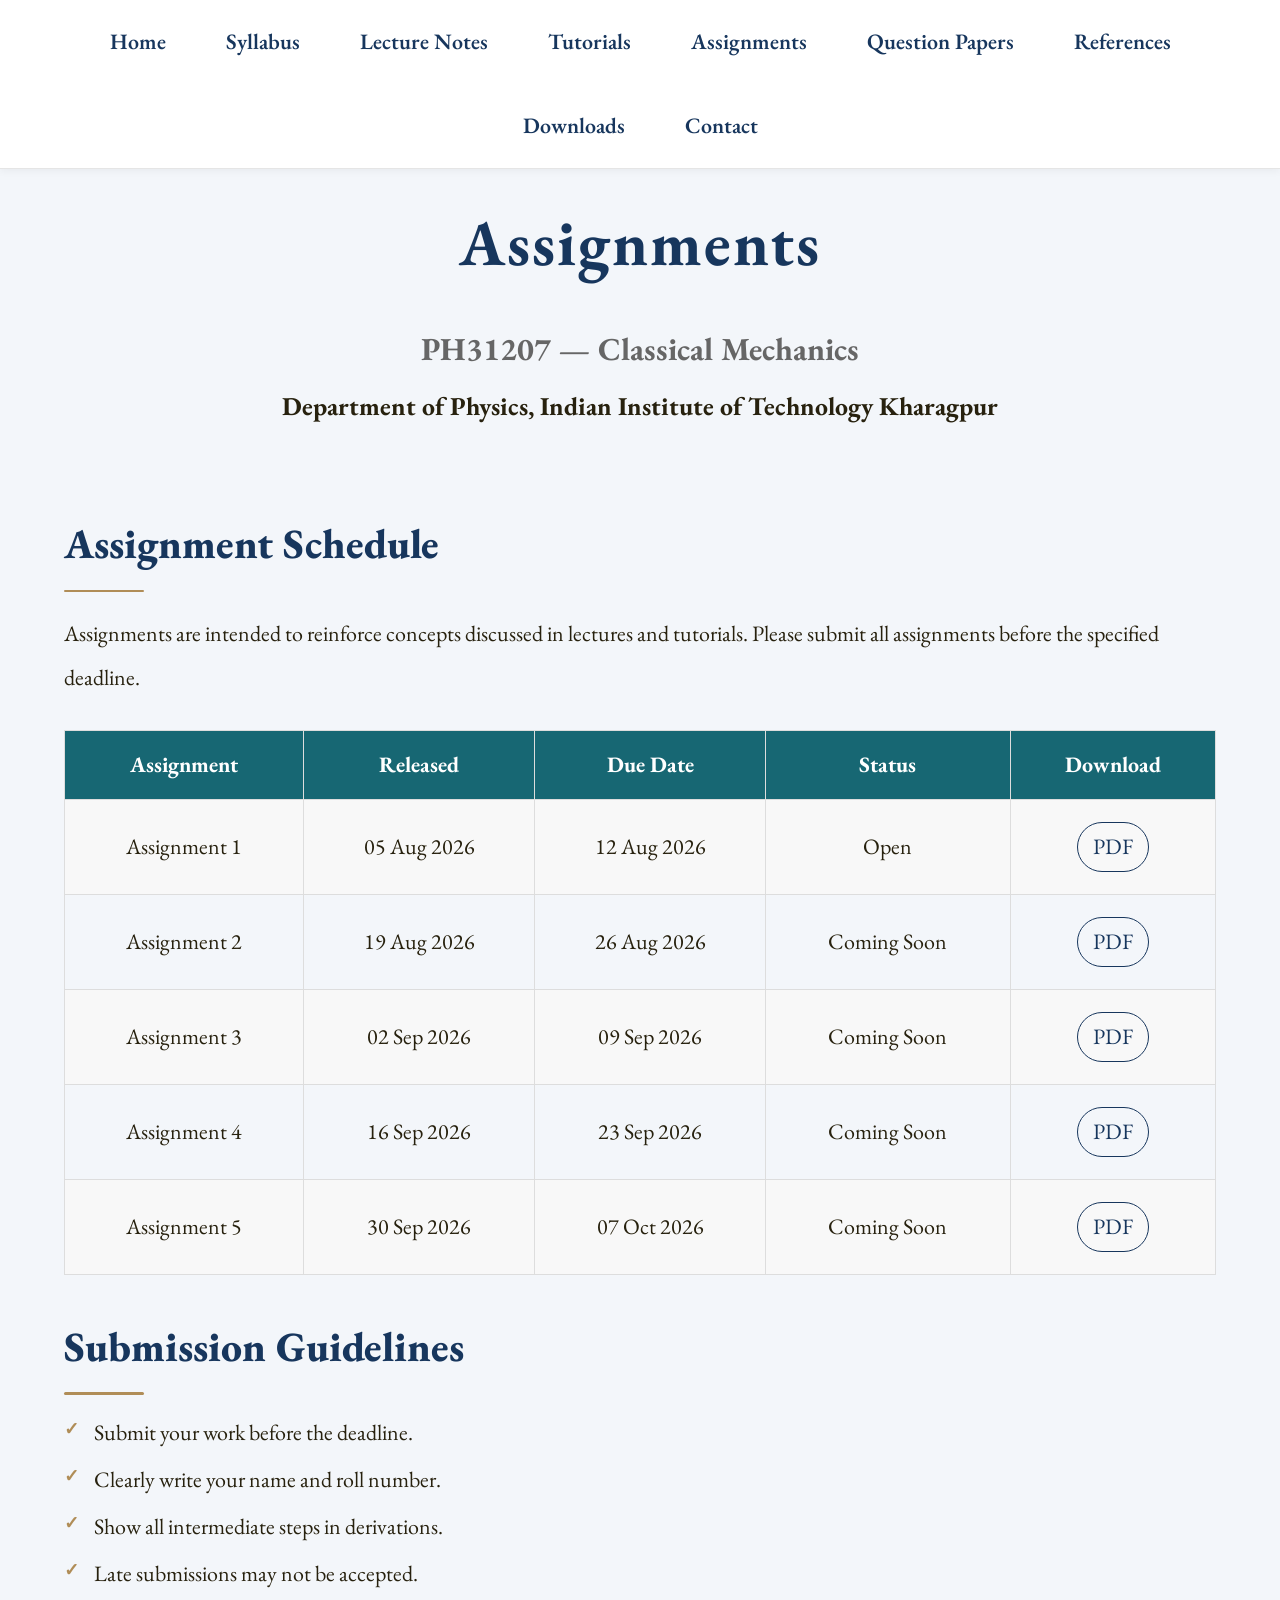
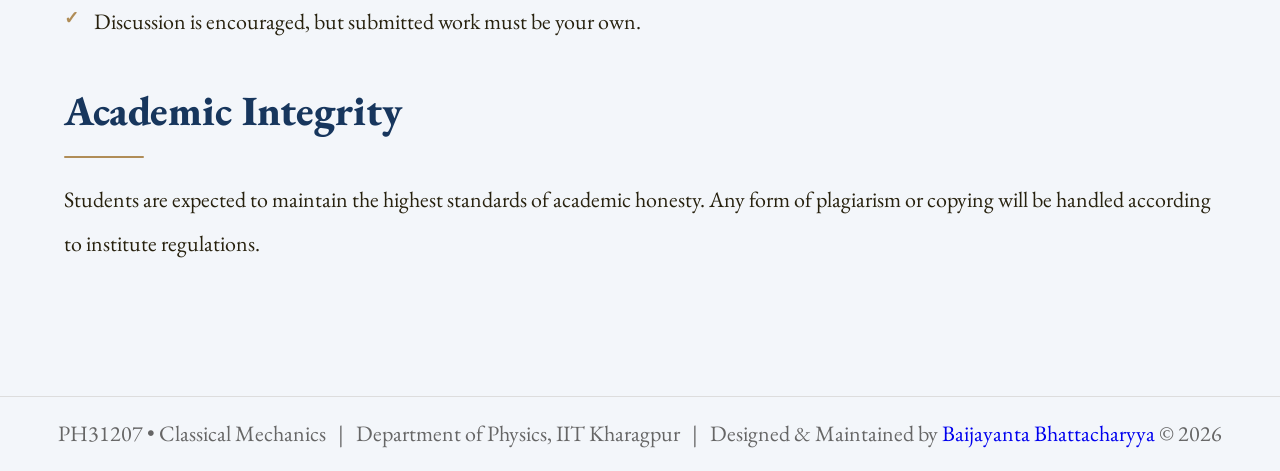
<file: assignments.html>
<!DOCTYPE html>
<html lang="en">

<head>
<meta charset="UTF-8">
<meta name="viewport" content="width=device-width, initial-scale=0.7">

<title>Assignments | PH31207 Classical Mechanics</title>

<link rel="preconnect" href="https://fonts.googleapis.com">
<link rel="preconnect" href="https://fonts.gstatic.com" crossorigin>
<link href="https://fonts.googleapis.com/css2?family=EB+Garamond:wght@500;600;700&family=Inter:wght@300;400;500;600&display=swap" rel="stylesheet">
<link rel="stylesheet" href="style.css">
<link rel="icon" type="image/png" href="web.png">

</head>

<body>

<nav>
<ul>
<li><a href="index.html">Home</a></li>
<li><a href="syllabus.html">Syllabus</a></li>
<li><a href="lecture-notes.html">Lecture Notes</a></li>
<li><a href="tutorials.html">Tutorials</a></li>
<li><a href="assignments.html">Assignments</a></li>
<li><a href="question-papers.html">Question Papers</a></li>
<li><a href="references.html">References</a></li>
<li><a href="downloads.html">Downloads</a></li>
<li><a href="contact.html">Contact</a></li>
</ul>
</nav>


<header>

<h1>Assignments</h1>

<h2>PH31207 — Classical Mechanics</h2>

<h3> Department of Physics, Indian Institute of Technology Kharagpur </h3>

</header>

<div class="container">

<section>

<h2 class="section-title">Assignment Schedule</h2>

<p>

Assignments are intended to reinforce concepts discussed in lectures and tutorials.
Please submit all assignments before the specified deadline.

</p>

</section>

<section>

<table>

<tr>

<th>Assignment</th>

<th>Released</th>

<th>Due Date</th>

<th>Status</th>

<th>Download</th>

</tr>

<tr>

<td>Assignment 1</td>

<td>05 Aug 2026</td>

<td>12 Aug 2026</td>

<td>Open</td>

<td>
<a class="button" href="assignments/assignment01.pdf">
PDF
</a>
</td>

</tr>

<tr>

<td>Assignment 2</td>

<td>19 Aug 2026</td>

<td>26 Aug 2026</td>

<td>Coming Soon</td>

<td>
<a class="button" href="assignments/assignment02.pdf">
PDF
</a>
</td>

</tr>

<tr>

<td>Assignment 3</td>

<td>02 Sep 2026</td>

<td>09 Sep 2026</td>

<td>Coming Soon</td>

<td>
<a class="button" href="assignments/assignment03.pdf">
PDF
</a>
</td>

</tr>

<tr>

<td>Assignment 4</td>

<td>16 Sep 2026</td>

<td>23 Sep 2026</td>

<td>Coming Soon</td>

<td>
<a class="button" href="assignments/assignment04.pdf">
PDF
</a>
</td>

</tr>

<tr>

<td>Assignment 5</td>

<td>30 Sep 2026</td>

<td>07 Oct 2026</td>

<td>Coming Soon</td>

<td>
<a class="button" href="assignments/assignment05.pdf">
PDF
</a>
</td>

</tr>

</table>

</section>

<section>

<h2 class="section-title">Submission Guidelines</h2>

<ul class="learning-outcomes">

<li>Submit your work before the deadline.</li>

<li>Clearly write your name and roll number.</li>

<li>Show all intermediate steps in derivations.</li>

<li>Late submissions may not be accepted.</li>

<li>Discussion is encouraged, but submitted work must be your own.</li>

</ul>

</section>

<section>

<h2 class="section-title">Academic Integrity</h2>

<p>

Students are expected to maintain the highest standards of academic honesty.
Any form of plagiarism or copying will be handled according to institute regulations.

</p>

</section>

</div>

<footer>
<p> PH31207 • Classical Mechanics &nbsp; | &nbsp; Department of Physics, IIT Kharagpur &nbsp; | &nbsp; Designed & Maintained by
<a href="https://sites.google.com/view/baijayantabhattacharyya03" target="_blank"> Baijayanta Bhattacharyya</a>
© 2026 </p>
</footer>
</body>
</html>
</file>
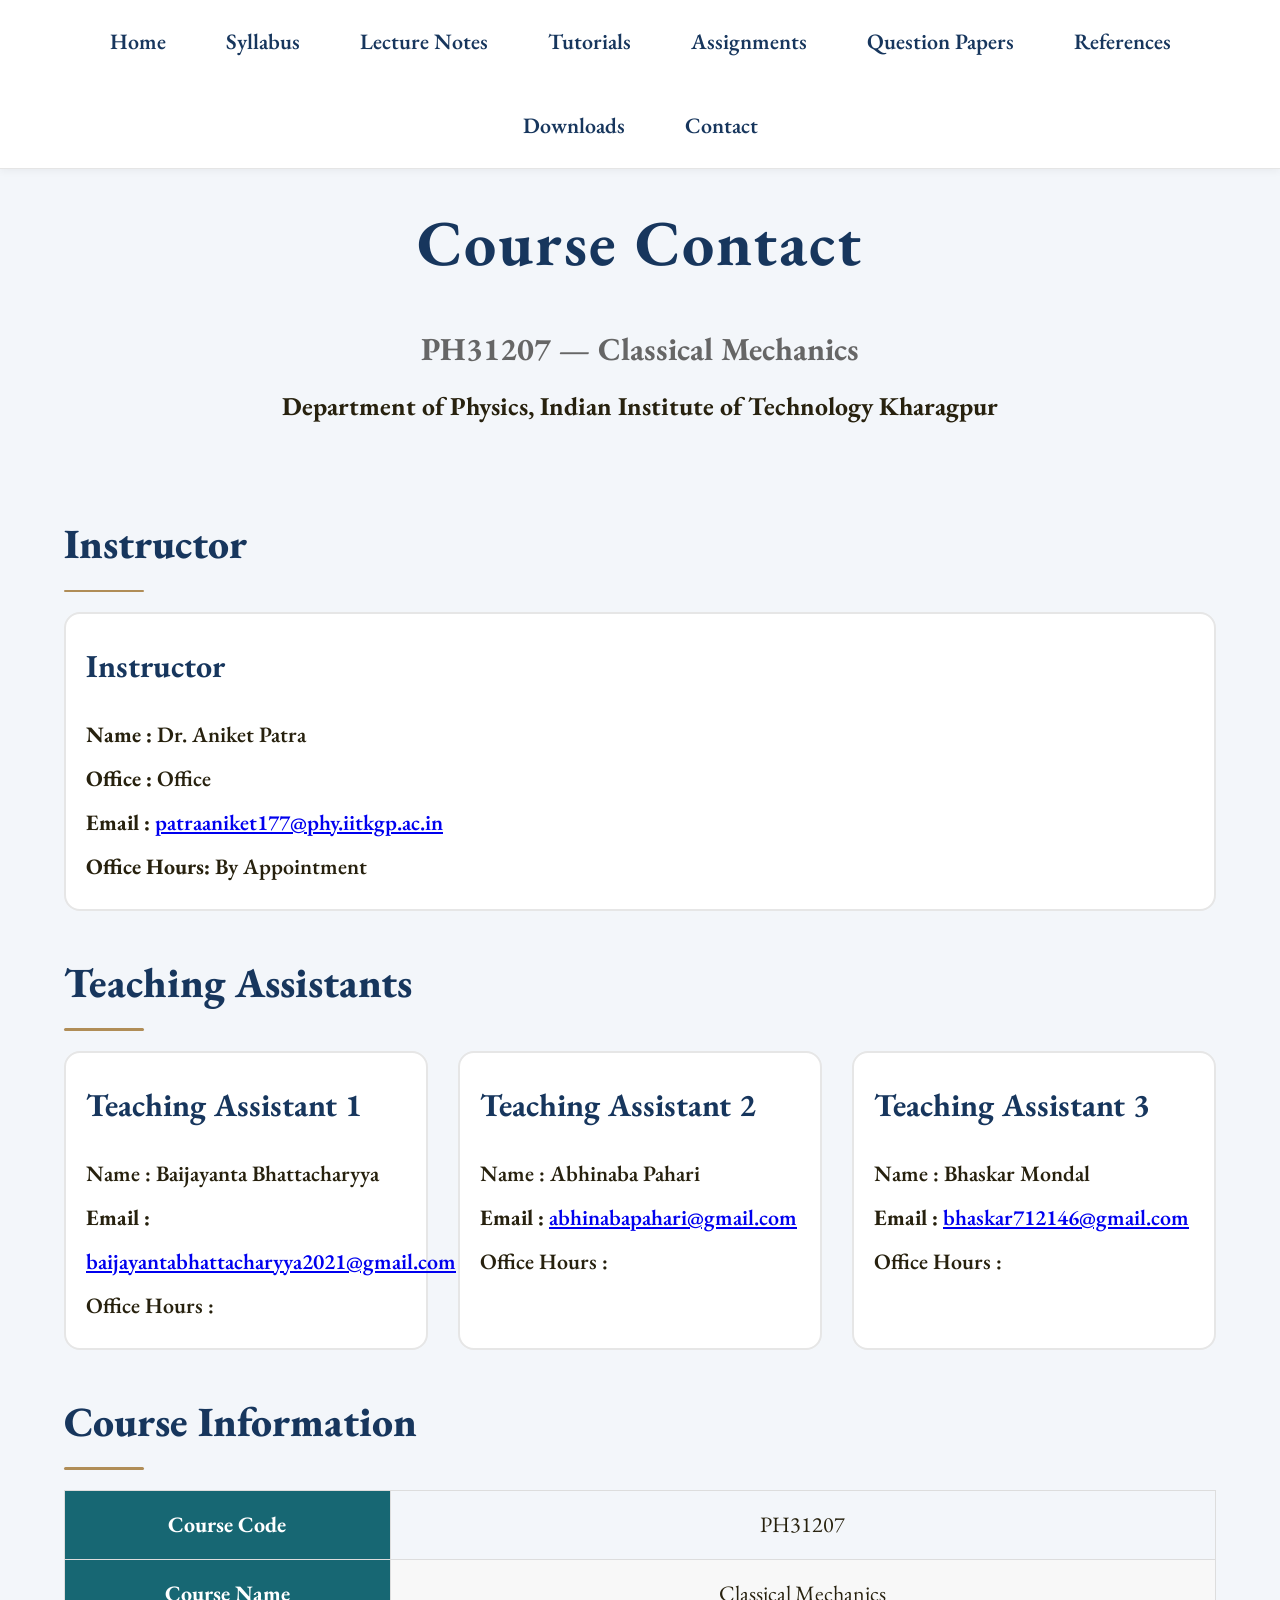
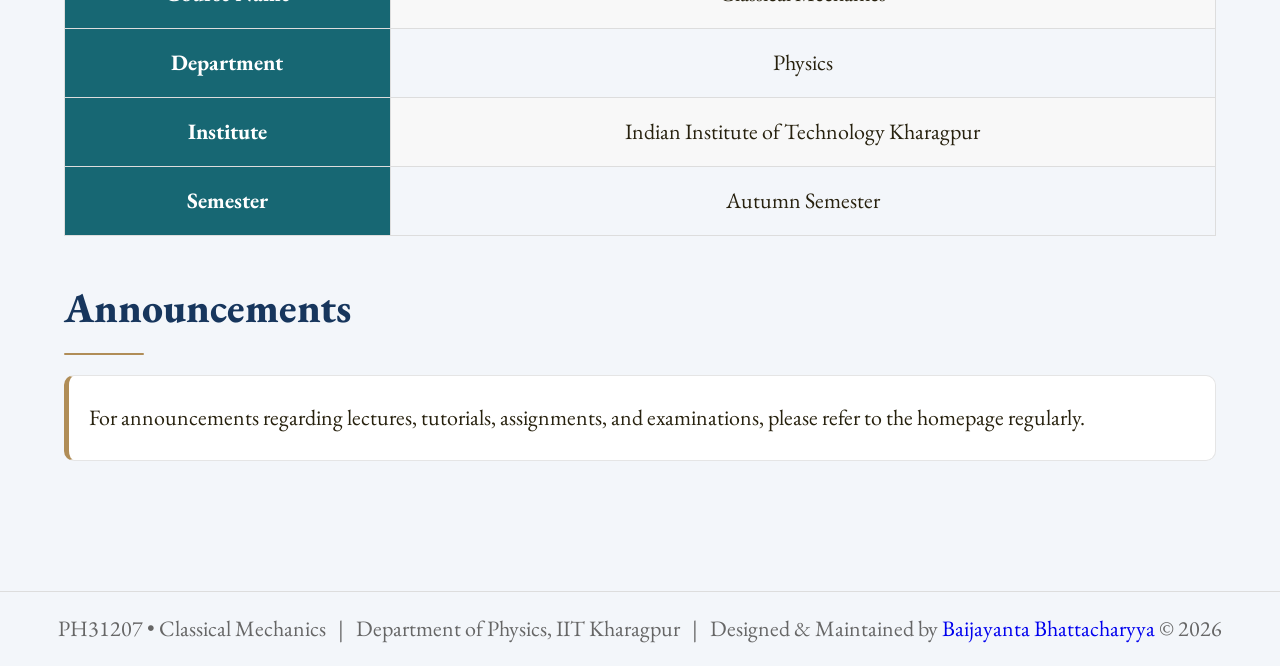
<file: contact.html>
<!DOCTYPE html>
<html lang="en">

<head>
<meta charset="UTF-8">
<meta name="viewport" content="width=device-width, initial-scale=0.7">

<title>Contact | PH31207 Classical Mechanics</title>

<link rel="preconnect" href="https://fonts.googleapis.com">
<link rel="preconnect" href="https://fonts.gstatic.com" crossorigin>
<link href="https://fonts.googleapis.com/css2?family=EB+Garamond:wght@500;600;700&family=Inter:wght@300;400;500;600&display=swap" rel="stylesheet">
<link rel="stylesheet" href="style.css">
<link rel="icon" type="image/png" href="web.png">

</head>

<body>

<nav>
<ul>
<li><a href="index.html">Home</a></li>
<li><a href="syllabus.html">Syllabus</a></li>
<li><a href="lecture-notes.html">Lecture Notes</a></li>
<li><a href="tutorials.html">Tutorials</a></li>
<li><a href="assignments.html">Assignments</a></li>
<li><a href="question-papers.html">Question Papers</a></li>
<li><a href="references.html">References</a></li>
<li><a href="downloads.html">Downloads</a></li>
<li><a href="contact.html">Contact</a></li>
</ul>
</nav>


<header>

<h1>Course Contact</h1>

<h2>PH31207 — Classical Mechanics</h2>

<h3> Department of Physics, Indian Institute of Technology Kharagpur </h3>

</header>

<div class="container">

<section>

<h2 class="section-title">Instructor</h2>

<div class="card">

<h3>Instructor</h3>

<p>

<strong>Name  :</strong> Dr. Aniket Patra<br>

<strong>Office :</strong> Office<br>

<strong>Email :</strong> <a href="mailto:patraaniket177@phy.iitkgp.ac.in"> patraaniket177@phy.iitkgp.ac.in </a><br>

<strong>Office Hours:</strong> By Appointment

</p>

</div>

</section>

<section>

<h2 class="section-title">Teaching Assistants</h2>

<div class="grid">

<div class="card">

<h3>Teaching Assistant 1</h3>

<p>

Name : Baijayanta Bhattacharyya<br>

<strong>Email :</strong> <a href="mailto:baijayantabhattacharyya2021@gmail.com"> baijayantabhattacharyya2021@gmail.com </a><br>

Office Hours :

</p>

</div>

<div class="card">

<h3>Teaching Assistant 2</h3>

<p>


Name : Abhinaba Pahari<br>

<strong>Email :</strong> <a href="mailto:abhinabapahari@gmail.com"> abhinabapahari@gmail.com </a><br>

Office Hours :

</p>

</div>

<div class="card">

<h3>Teaching Assistant 3</h3>

<p>


Name : Bhaskar Mondal<br>

<strong>Email :</strong> <a href="mailto:bhaskar712146@gmail.com"> bhaskar712146@gmail.com </a><br>

Office Hours :

</p>

</div>

</div>

</section>

<section>

<h2 class="section-title">Course Information</h2>

<table>

<tr>
<th>Course Code</th>
<td>PH31207</td>
</tr>

<tr>
<th>Course Name</th>
<td>Classical Mechanics</td>
</tr>

<tr>
<th>Department</th>
<td>Physics</td>
</tr>

<tr>
<th>Institute</th>
<td>Indian Institute of Technology Kharagpur</td>
</tr>

<tr>
<th>Semester</th>
<td>Autumn Semester</td>
</tr>

</table>

</section>

<section>

<h2 class="section-title">Announcements</h2>

<div class="notice">

<p>

For announcements regarding lectures, tutorials, assignments, and examinations,
please refer to the homepage regularly.

</p>

</div>

</section>

</div>

<footer>
<p> PH31207 • Classical Mechanics &nbsp; | &nbsp; Department of Physics, IIT Kharagpur &nbsp; | &nbsp; Designed & Maintained by
<a href="https://sites.google.com/view/baijayantabhattacharyya03" target="_blank"> Baijayanta Bhattacharyya</a>
© 2026 </p>
</footer>
</body>
</html>
</file>
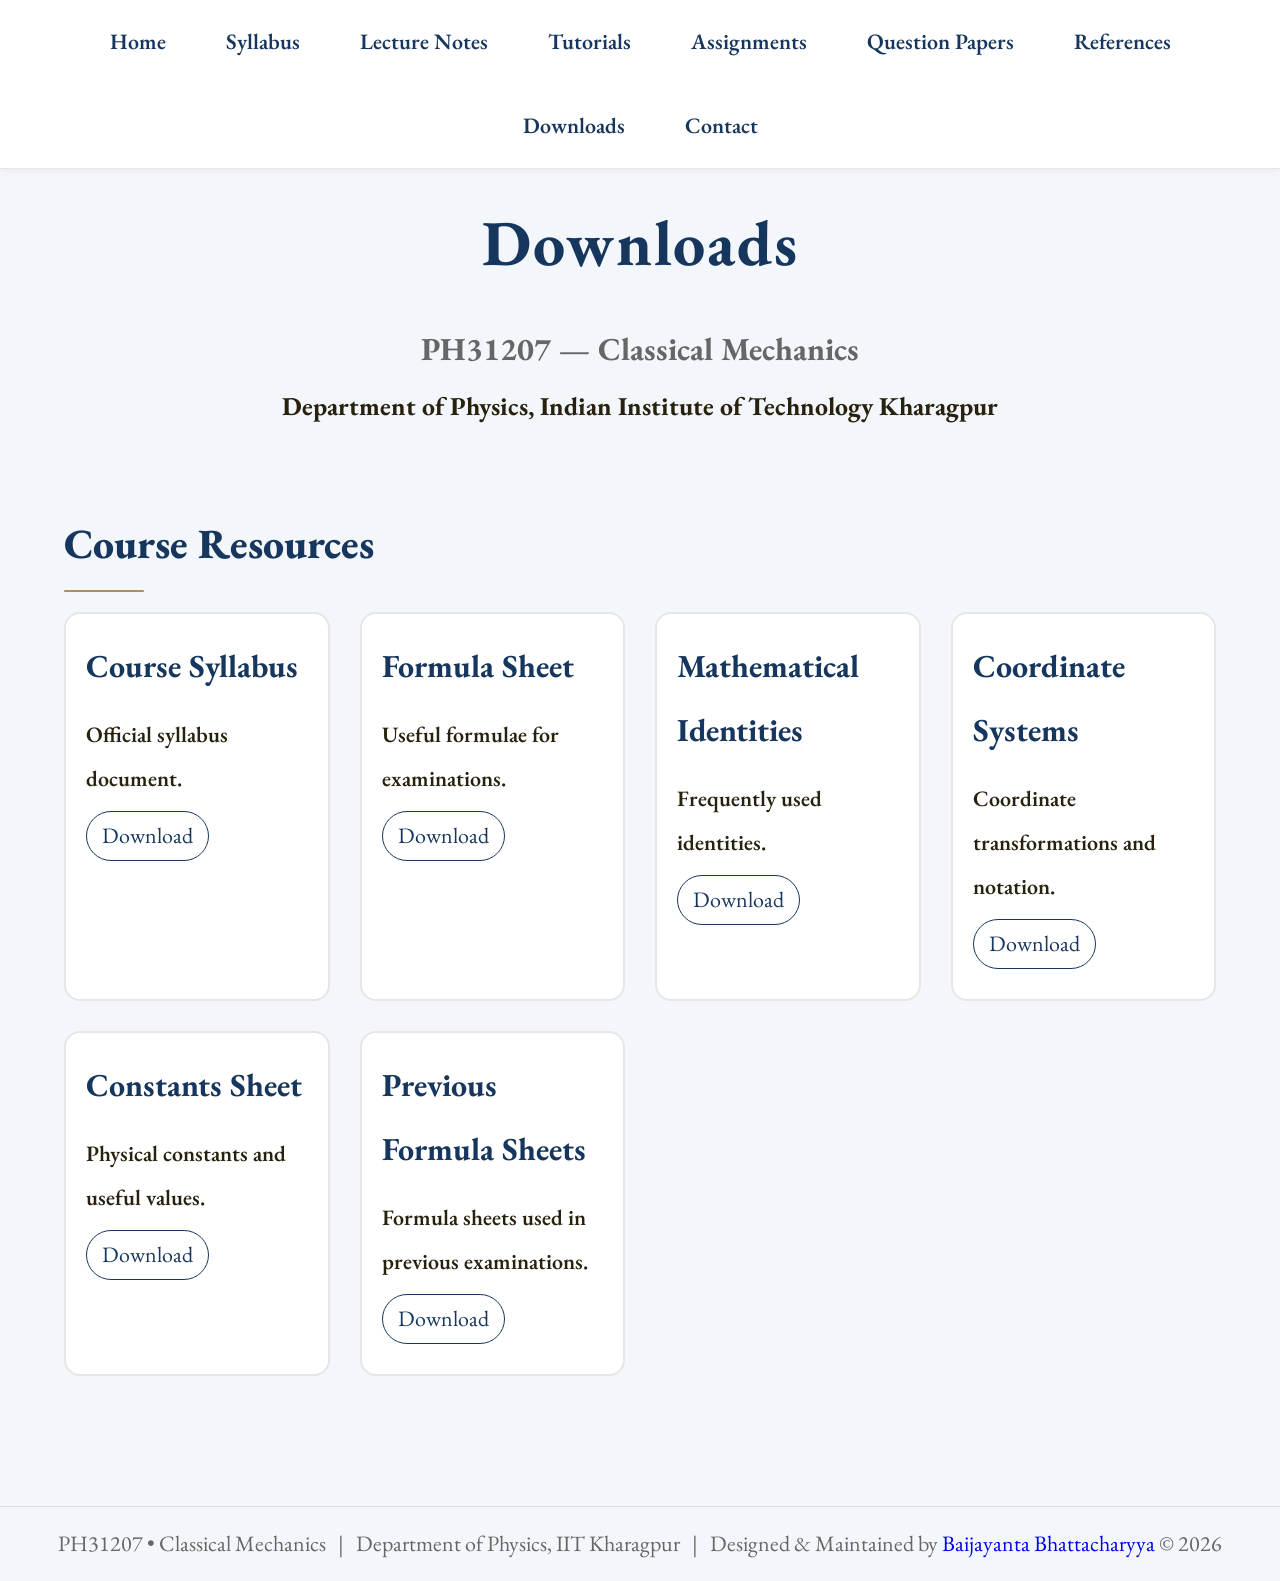
<file: downloads.html>
<!DOCTYPE html>
<html lang="en">

<head>
<meta charset="UTF-8">
<meta name="viewport" content="width=device-width, initial-scale=0.7">

<title>Downloads | PH31207 Classical Mechanics</title>

<link rel="preconnect" href="https://fonts.googleapis.com">
<link rel="preconnect" href="https://fonts.gstatic.com" crossorigin>
<link href="https://fonts.googleapis.com/css2?family=EB+Garamond:wght@500;600;700&family=Inter:wght@300;400;500;600&display=swap" rel="stylesheet">
<link rel="stylesheet" href="style.css">
<link rel="icon" type="image/png" href="web.png">

</head>

<body>

<nav>
<ul>
<li><a href="index.html">Home</a></li>
<li><a href="syllabus.html">Syllabus</a></li>
<li><a href="lecture-notes.html">Lecture Notes</a></li>
<li><a href="tutorials.html">Tutorials</a></li>
<li><a href="assignments.html">Assignments</a></li>
<li><a href="question-papers.html">Question Papers</a></li>
<li><a href="references.html">References</a></li>
<li><a href="downloads.html">Downloads</a></li>
<li><a href="contact.html">Contact</a></li>
</ul>
</nav>


<header>

<h1>Downloads</h1>

<h2>PH31207 — Classical Mechanics</h2>

<h3> Department of Physics, Indian Institute of Technology Kharagpur </h3>

</header>

<div class="container">

<section>

<h2 class="section-title">Course Resources</h2>

<div class="grid">

<div class="card">

<h3>Course Syllabus</h3>

<p>Official syllabus document.</p>

<a class="button" href="downloads/syllabus.pdf">

Download

</a>

</div>

<div class="card">

<h3>Formula Sheet</h3>

<p>Useful formulae for examinations.</p>

<a class="button" href="downloads/formula-sheet.pdf">

Download

</a>

</div>

<div class="card">

<h3>Mathematical Identities</h3>

<p>Frequently used identities.</p>

<a class="button" href="downloads/math-identities.pdf">

Download

</a>

</div>

<div class="card">

<h3>Coordinate Systems</h3>

<p>Coordinate transformations and notation.</p>

<a class="button" href="downloads/coordinates.pdf">

Download

</a>

</div>

<div class="card">

<h3>Constants Sheet</h3>

<p>Physical constants and useful values.</p>

<a class="button" href="downloads/constants.pdf">

Download

</a>

</div>

<div class="card">

<h3>Previous Formula Sheets</h3>

<p>Formula sheets used in previous examinations.</p>

<a class="button" href="downloads/previous-formulas.pdf">

Download

</a>

</div>

</div>

</section>

</div>

<footer>
<p> PH31207 • Classical Mechanics &nbsp; | &nbsp; Department of Physics, IIT Kharagpur &nbsp; | &nbsp; Designed & Maintained by
<a href="https://sites.google.com/view/baijayantabhattacharyya03" target="_blank"> Baijayanta Bhattacharyya</a>
© 2026 </p>
</footer>
</body>
</html>
</file>
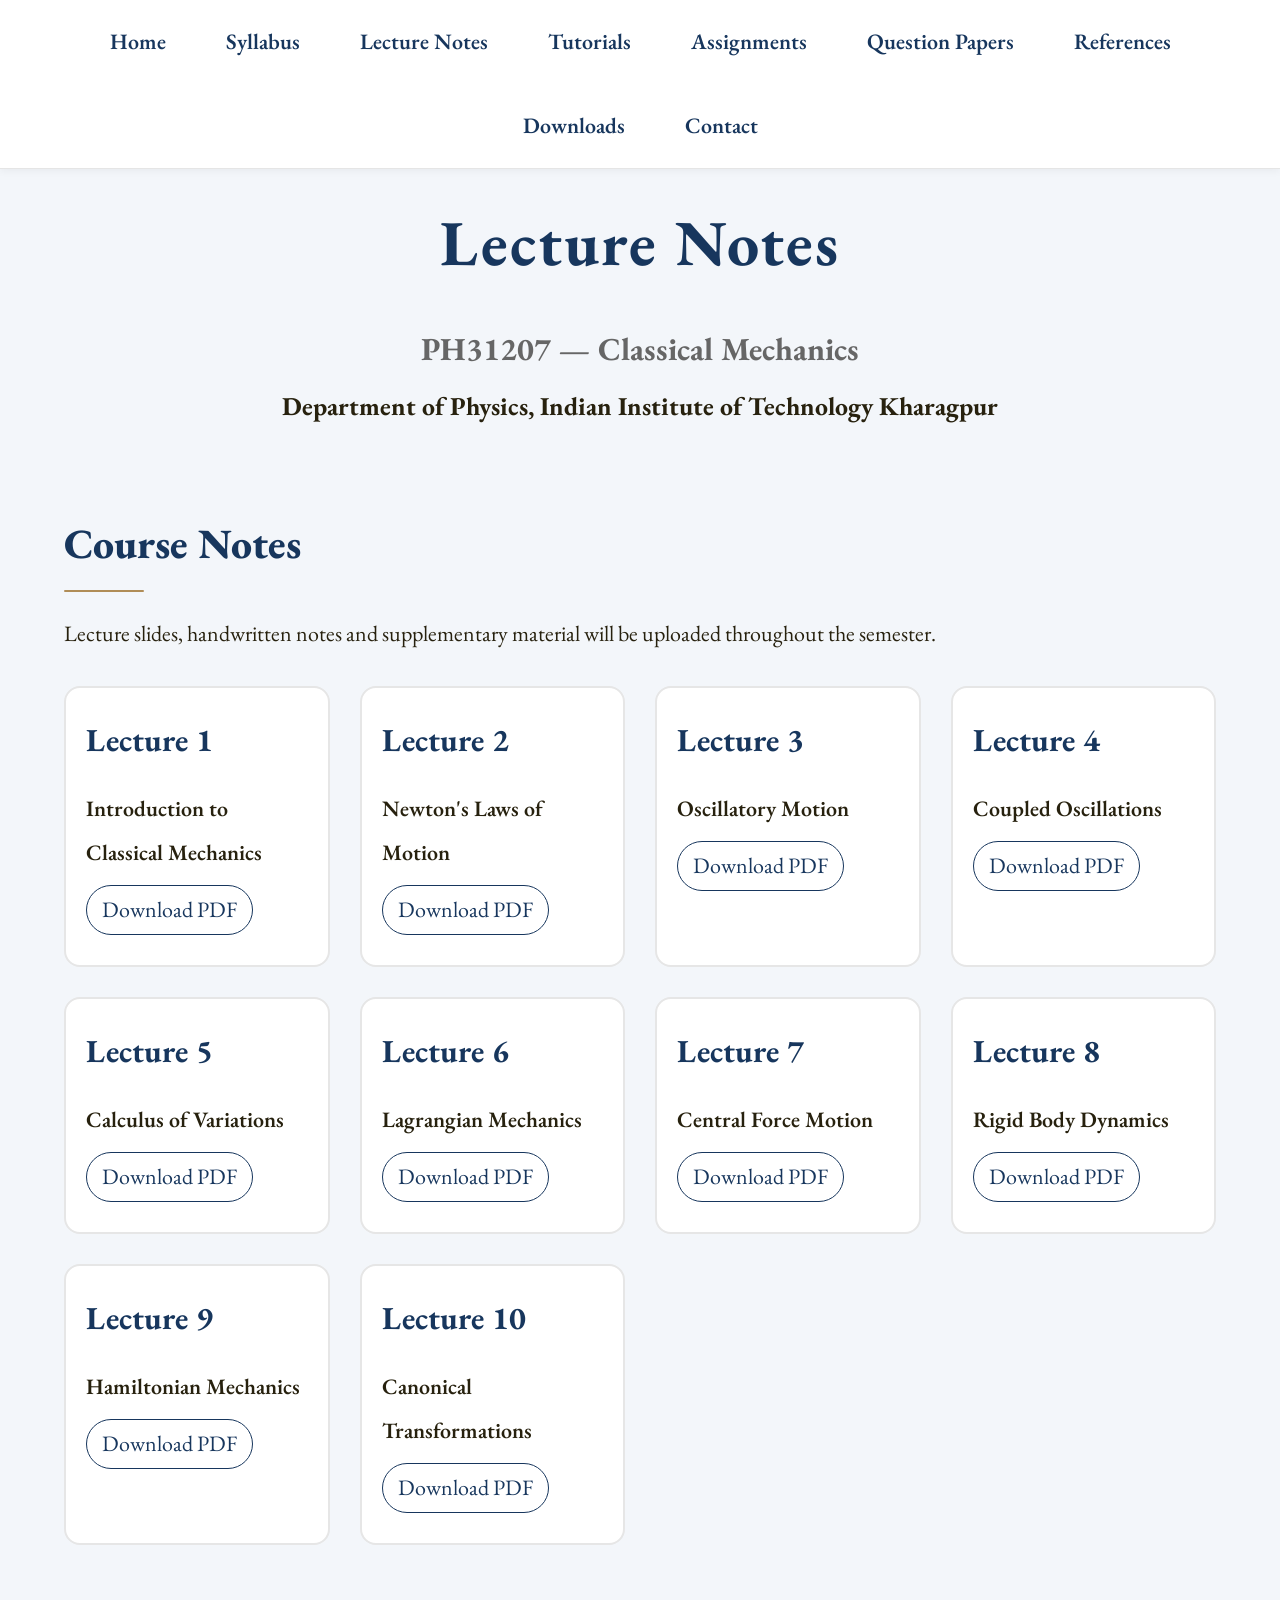
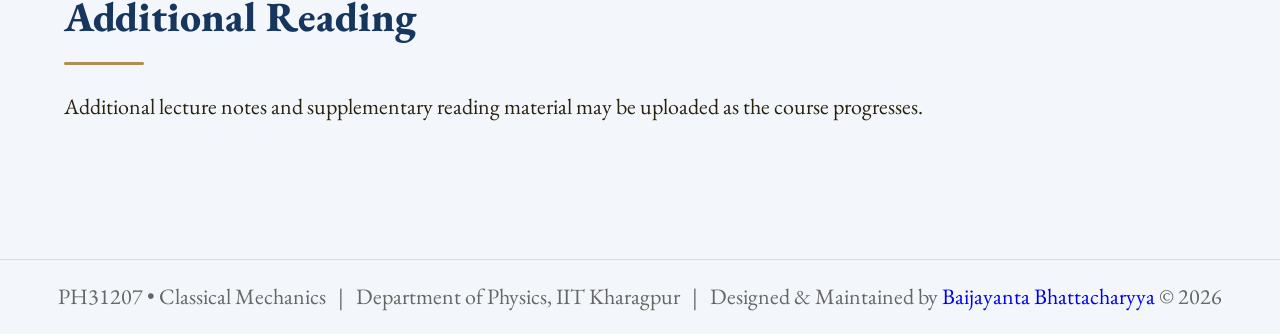
<file: lecture-notes.html>
<!DOCTYPE html>
<html lang="en">

<head>
<meta charset="UTF-8">
<meta name="viewport" content="width=device-width, initial-scale=0.7">

<title>Lecture Notes | PH31207 Classical Mechanics</title>

<link rel="preconnect" href="https://fonts.googleapis.com">
<link rel="preconnect" href="https://fonts.gstatic.com" crossorigin>
<link href="https://fonts.googleapis.com/css2?family=EB+Garamond:wght@500;600;700&family=Inter:wght@300;400;500;600&display=swap" rel="stylesheet">
<link rel="stylesheet" href="style.css">
<link rel="icon" type="image/png" href="web.png">

</head>

<body>

<nav>
<ul>
<li><a href="index.html">Home</a></li>
<li><a href="syllabus.html">Syllabus</a></li>
<li><a href="lecture-notes.html">Lecture Notes</a></li>
<li><a href="tutorials.html">Tutorials</a></li>
<li><a href="assignments.html">Assignments</a></li>
<li><a href="question-papers.html">Question Papers</a></li>
<li><a href="references.html">References</a></li>
<li><a href="downloads.html">Downloads</a></li>
<li><a href="contact.html">Contact</a></li>
</ul>
</nav>


<header>

<h1>Lecture Notes</h1>

<h2>PH31207 — Classical Mechanics</h2>

<h3> Department of Physics, Indian Institute of Technology Kharagpur </h3>

</header>

<div class="container">

<section>

<h2 class="section-title">Course Notes</h2>

<p>

Lecture slides, handwritten notes and supplementary material will be uploaded
throughout the semester.

</p>

</section>

<section>

<div class="grid">

<div class="card">

<h3>Lecture 1</h3>

<p>
Introduction to Classical Mechanics
</p>

<a class="button"
href="lecture-notes/lecture01.pdf">
Download PDF
</a>

</div>

<div class="card">

<h3>Lecture 2</h3>

<p>
Newton's Laws of Motion
</p>

<a class="button"
href="lecture-notes/lecture02.pdf">
Download PDF
</a>

</div>

<div class="card">

<h3>Lecture 3</h3>

<p>
Oscillatory Motion
</p>

<a class="button"
href="lecture-notes/lecture03.pdf">
Download PDF
</a>

</div>

<div class="card">

<h3>Lecture 4</h3>

<p>
Coupled Oscillations
</p>

<a class="button"
href="lecture-notes/lecture04.pdf">
Download PDF
</a>

</div>

<div class="card">

<h3>Lecture 5</h3>

<p>
Calculus of Variations
</p>

<a class="button"
href="lecture-notes/lecture05.pdf">
Download PDF
</a>

</div>

<div class="card">

<h3>Lecture 6</h3>

<p>
Lagrangian Mechanics
</p>

<a class="button"
href="lecture-notes/lecture06.pdf">
Download PDF
</a>

</div>

<div class="card">

<h3>Lecture 7</h3>

<p>
Central Force Motion
</p>

<a class="button"
href="lecture-notes/lecture07.pdf">
Download PDF
</a>

</div>

<div class="card">

<h3>Lecture 8</h3>

<p>
Rigid Body Dynamics
</p>

<a class="button"
href="lecture-notes/lecture08.pdf">
Download PDF
</a>

</div>

<div class="card">

<h3>Lecture 9</h3>

<p>
Hamiltonian Mechanics
</p>

<a class="button"
href="lecture-notes/lecture09.pdf">
Download PDF
</a>

</div>

<div class="card">

<h3>Lecture 10</h3>

<p>
Canonical Transformations
</p>

<a class="button"
href="lecture-notes/lecture10.pdf">
Download PDF
</a>

</div>

</div>

</section>

<section>

<h2 class="section-title">Additional Reading</h2>

<p>

Additional lecture notes and supplementary reading material may be uploaded as
the course progresses.

</p>

</section>

</div>

<footer>
<p> PH31207 • Classical Mechanics &nbsp; | &nbsp; Department of Physics, IIT Kharagpur &nbsp; | &nbsp; Designed & Maintained by
<a href="https://sites.google.com/view/baijayantabhattacharyya03" target="_blank"> Baijayanta Bhattacharyya</a>
© 2026 </p>
</footer>
</body>
</html>
</file>
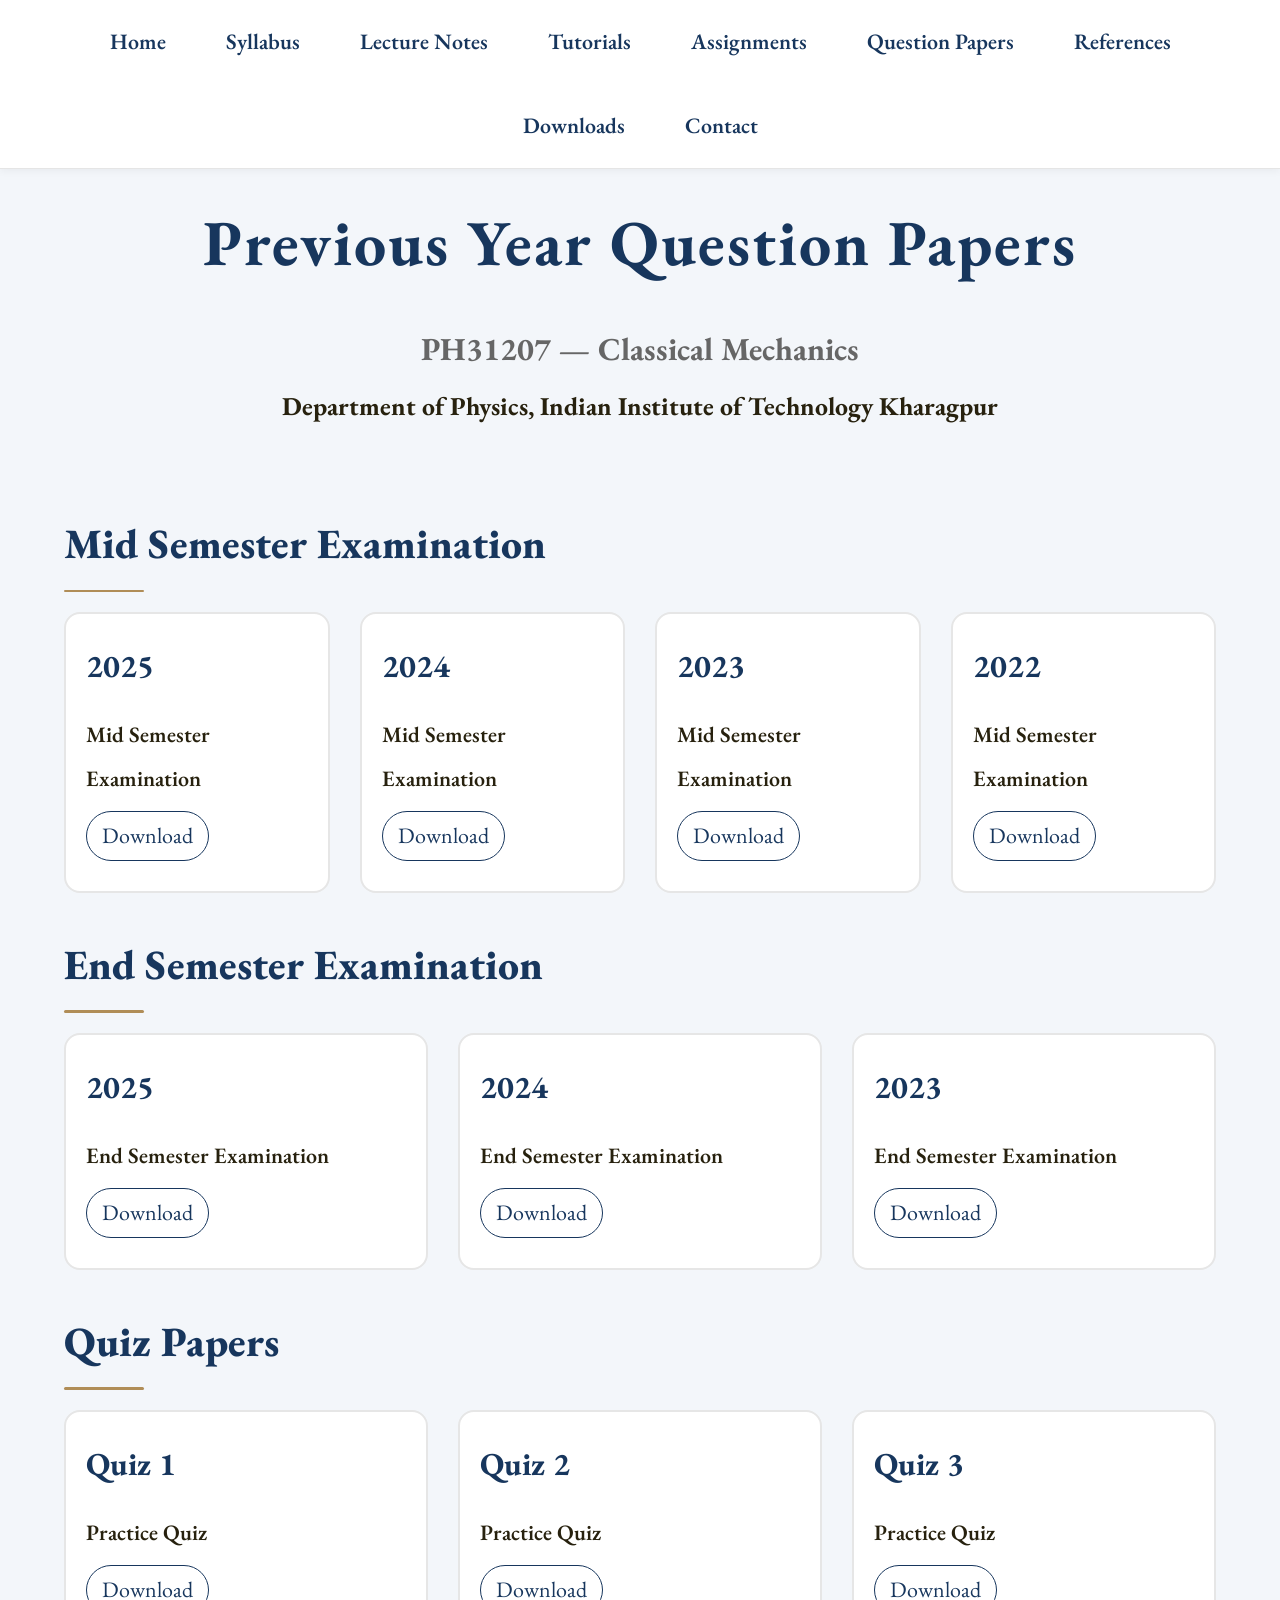
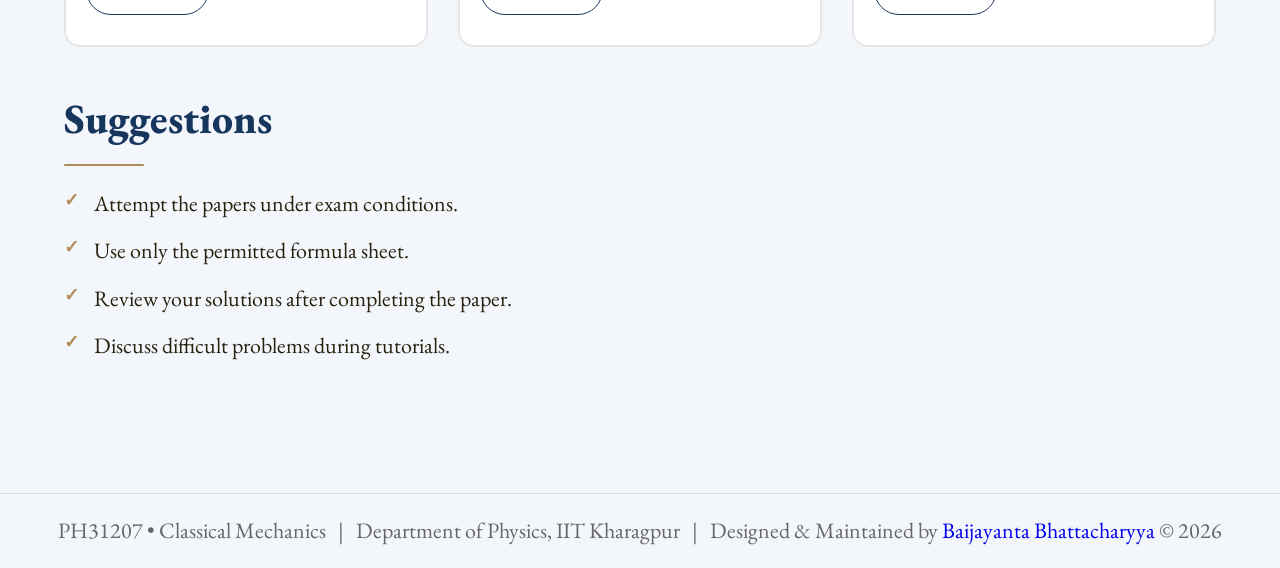
<file: question-papers.html>
<!DOCTYPE html>
<html lang="en">

<head>
<meta charset="UTF-8">
<meta name="viewport" content="width=device-width, initial-scale=0.7">

<title>Question Papers | PH31207 Classical Mechanics</title>

<link rel="preconnect" href="https://fonts.googleapis.com">
<link rel="preconnect" href="https://fonts.gstatic.com" crossorigin>
<link href="https://fonts.googleapis.com/css2?family=EB+Garamond:wght@500;600;700&family=Inter:wght@300;400;500;600&display=swap" rel="stylesheet">
<link rel="stylesheet" href="style.css">
<link rel="icon" type="image/png" href="web.png">

</head>

<body>

<nav>
<ul>
<li><a href="index.html">Home</a></li>
<li><a href="syllabus.html">Syllabus</a></li>
<li><a href="lecture-notes.html">Lecture Notes</a></li>
<li><a href="tutorials.html">Tutorials</a></li>
<li><a href="assignments.html">Assignments</a></li>
<li><a href="question-papers.html">Question Papers</a></li>
<li><a href="references.html">References</a></li>
<li><a href="downloads.html">Downloads</a></li>
<li><a href="contact.html">Contact</a></li>
</ul>
</nav>


<header>

<h1>Previous Year Question Papers</h1>

<h2>PH31207 — Classical Mechanics</h2>

<h3> Department of Physics, Indian Institute of Technology Kharagpur </h3>

</header>

<div class="container">

<section>

<h2 class="section-title">Mid Semester Examination</h2>

<div class="grid">

<div class="card">

<h3>2025</h3>

<p>Mid Semester Examination</p>

<a class="button" href="question-papers/midsem/midsem2025.pdf">

Download

</a>

</div>

<div class="card">

<h3>2024</h3>

<p>Mid Semester Examination</p>

<a class="button" href="question-papers/midsem/midsem2024.pdf">

Download

</a>

</div>

<div class="card">

<h3>2023</h3>

<p>Mid Semester Examination</p>

<a class="button" href="question-papers/midsem/midsem2023.pdf">

Download

</a>

</div>

<div class="card">

<h3>2022</h3>

<p>Mid Semester Examination</p>

<a class="button" href="question-papers/midsem/midsem2022.pdf">

Download

</a>

</div>
  
</div>

</section>

<section>

<h2 class="section-title">End Semester Examination</h2>

<div class="grid">

<div class="card">

<h3>2025</h3>

<p>End Semester Examination</p>

<a class="button" href="question-papers/endsem/endsem2025.pdf">

Download

</a>

</div>

<div class="card">

<h3>2024</h3>

<p>End Semester Examination</p>

<a class="button" href="question-papers/endsem/endsem2024.pdf">

Download

</a>

</div>

<div class="card">

<h3>2023</h3>

<p>End Semester Examination</p>

<a class="button" href="question-papers/endsem/endsem2023.pdf">

Download

</a>

</div>

</div>

</section>

<section>

<h2 class="section-title">Quiz Papers</h2>

<div class="grid">

<div class="card">

<h3>Quiz 1</h3>

<p>Practice Quiz</p>

<a class="button" href="question-papers/quizzes/quiz1.pdf">

Download

</a>

</div>

<div class="card">

<h3>Quiz 2</h3>

<p>Practice Quiz</p>

<a class="button" href="question-papers/quizzes/quiz2.pdf">

Download

</a>

</div>

<div class="card">

<h3>Quiz 3</h3>

<p>Practice Quiz</p>

<a class="button" href="question-papers/quizzes/quiz3.pdf">

Download

</a>

</div>

</div>

</section>

<section>

<h2 class="section-title">Suggestions</h2>

<ul class="learning-outcomes">

<li>Attempt the papers under exam conditions.</li>

<li>Use only the permitted formula sheet.</li>

<li>Review your solutions after completing the paper.</li>

<li>Discuss difficult problems during tutorials.</li>

</ul>

</section>

</div>

<footer>
<p> PH31207 • Classical Mechanics &nbsp; | &nbsp; Department of Physics, IIT Kharagpur &nbsp; | &nbsp; Designed & Maintained by
<a href="https://sites.google.com/view/baijayantabhattacharyya03" target="_blank"> Baijayanta Bhattacharyya</a>
© 2026 </p>
</footer>
</body>
</html>
</file>
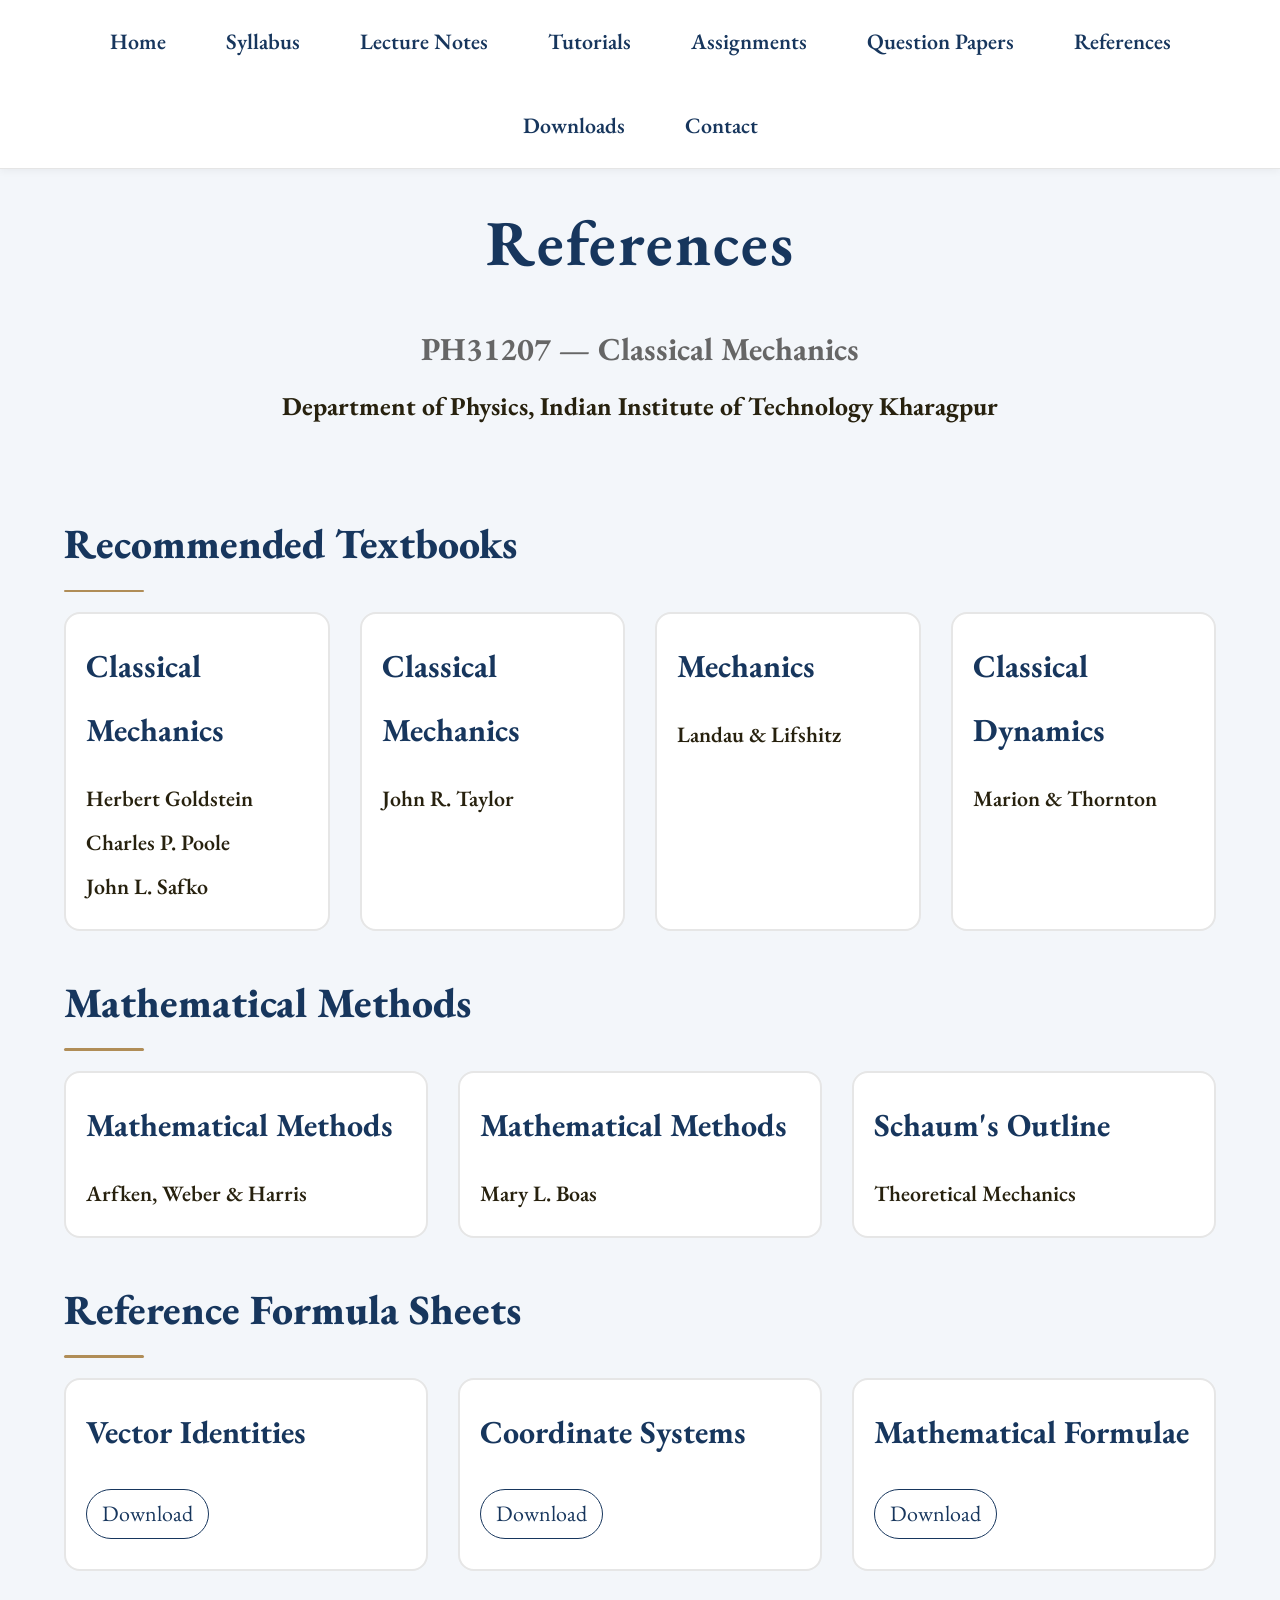
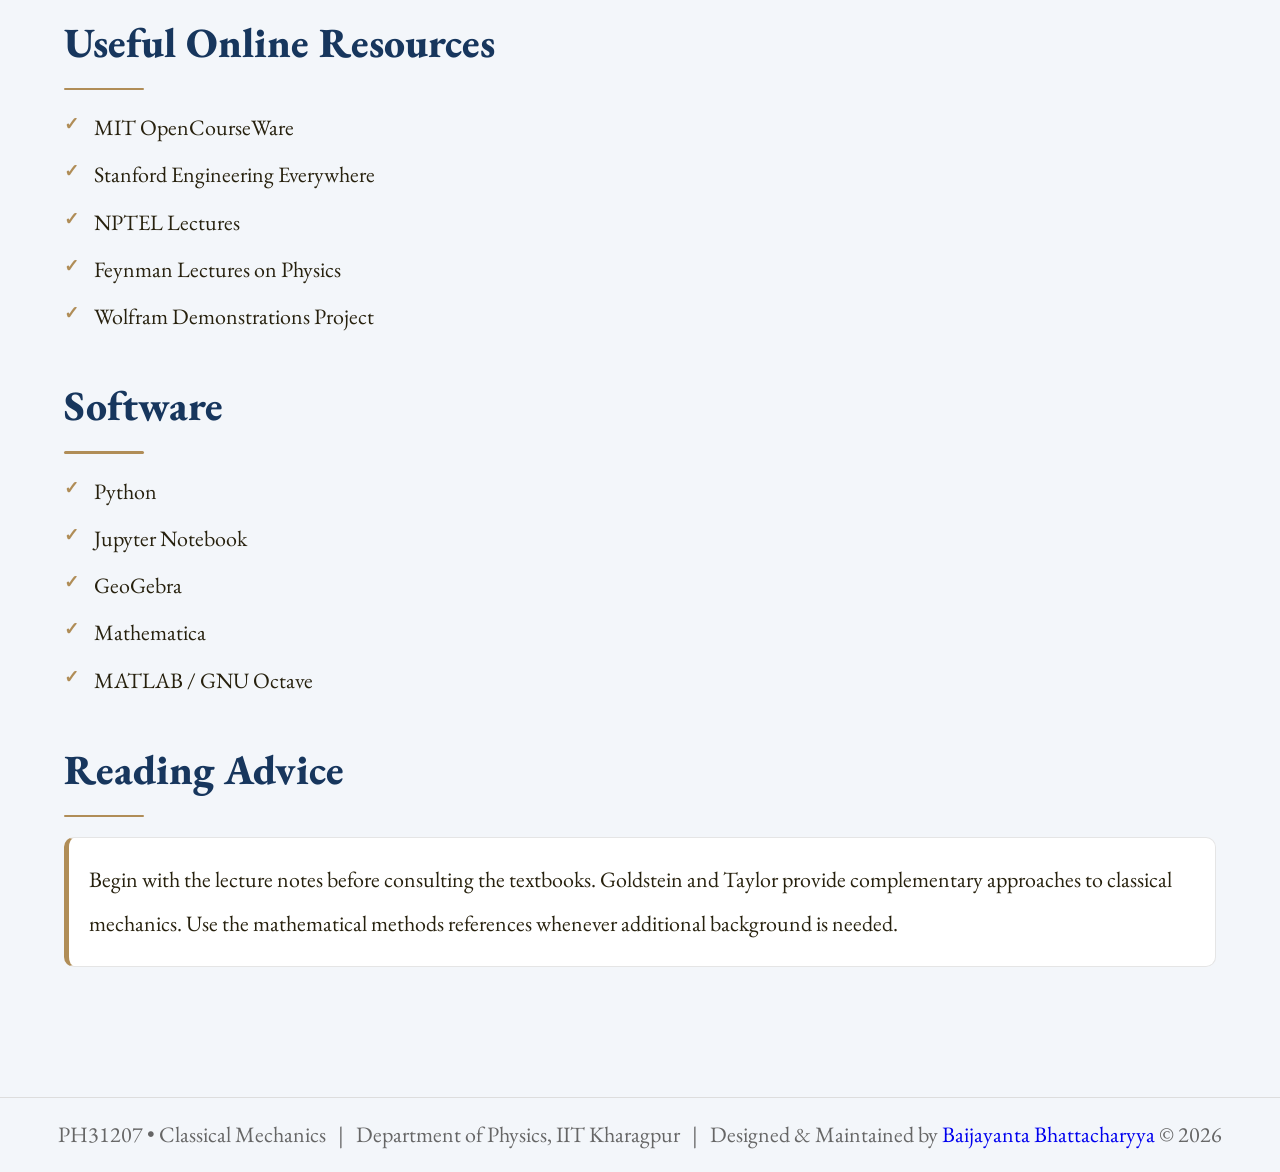
<file: references.html>
<!DOCTYPE html>
<html lang="en">

<head>
<meta charset="UTF-8">
<meta name="viewport" content="width=device-width, initial-scale=0.7">

<title>References | PH31207 Classical Mechanics</title>

<link rel="preconnect" href="https://fonts.googleapis.com">
<link rel="preconnect" href="https://fonts.gstatic.com" crossorigin>
<link href="https://fonts.googleapis.com/css2?family=EB+Garamond:wght@500;600;700&family=Inter:wght@300;400;500;600&display=swap" rel="stylesheet">
<link rel="stylesheet" href="style.css">
<link rel="icon" type="image/png" href="web.png">

</head>

<body>

<nav>
<ul>
<li><a href="index.html">Home</a></li>
<li><a href="syllabus.html">Syllabus</a></li>
<li><a href="lecture-notes.html">Lecture Notes</a></li>
<li><a href="tutorials.html">Tutorials</a></li>
<li><a href="assignments.html">Assignments</a></li>
<li><a href="question-papers.html">Question Papers</a></li>
<li><a href="references.html">References</a></li>
<li><a href="downloads.html">Downloads</a></li>
<li><a href="contact.html">Contact</a></li>
</ul>
</nav>


<header>

<h1>References</h1>

<h2>PH31207 — Classical Mechanics</h2>

<h3> Department of Physics, Indian Institute of Technology Kharagpur </h3>

</header>

<div class="container">

<section>

<h2 class="section-title">Recommended Textbooks</h2>

<div class="grid">

<div class="card">

<h3>Classical Mechanics</h3>

<p>

Herbert Goldstein<br>
Charles P. Poole<br>
John L. Safko

</p>

</div>

<div class="card">

<h3>Classical Mechanics</h3>

<p>

John R. Taylor

</p>

</div>

<div class="card">

<h3>Mechanics</h3>

<p>

Landau & Lifshitz

</p>

</div>

<div class="card">

<h3>Classical Dynamics</h3>

<p>

Marion & Thornton

</p>

</div>

</div>

</section>

<section>

<h2 class="section-title">Mathematical Methods</h2>

<div class="grid">

<div class="card">

<h3>Mathematical Methods</h3>

<p>

Arfken, Weber & Harris

</p>

</div>

<div class="card">

<h3>Mathematical Methods</h3>

<p>

Mary L. Boas

</p>

</div>

<div class="card">

<h3>Schaum's Outline</h3>

<p>

Theoretical Mechanics

</p>

</div>

</div>

</section>

<section>

<h2 class="section-title">Reference Formula Sheets</h2>

<div class="grid">

<div class="card">

<h3>Vector Identities</h3>

<a class="button"
href="references/vector-identities.pdf">

Download

</a>

</div>

<div class="card">

<h3>Coordinate Systems</h3>

<a class="button"
href="references/coordinate-systems.pdf">

Download

</a>

</div>

<div class="card">

<h3>Mathematical Formulae</h3>

<a class="button"
href="references/formula-sheet.pdf">

Download

</a>

</div>

</div>

</section>

<section>

<h2 class="section-title">Useful Online Resources</h2>

<ul class="learning-outcomes">

<li>MIT OpenCourseWare</li>

<li>Stanford Engineering Everywhere</li>

<li>NPTEL Lectures</li>

<li>Feynman Lectures on Physics</li>

<li>Wolfram Demonstrations Project</li>

</ul>

</section>

<section>

<h2 class="section-title">Software</h2>

<ul class="learning-outcomes">

<li>Python</li>

<li>Jupyter Notebook</li>

<li>GeoGebra</li>

<li>Mathematica</li>

<li>MATLAB / GNU Octave</li>

</ul>

</section>

<section>

<h2 class="section-title">Reading Advice</h2>

<div class="notice">

<p>

Begin with the lecture notes before consulting the textbooks.
Goldstein and Taylor provide complementary approaches to classical mechanics.
Use the mathematical methods references whenever additional background is needed.

</p>

</div>

</section>

</div>

<footer>
<p> PH31207 • Classical Mechanics &nbsp; | &nbsp; Department of Physics, IIT Kharagpur &nbsp; | &nbsp; Designed & Maintained by
<a href="https://sites.google.com/view/baijayantabhattacharyya03" target="_blank"> Baijayanta Bhattacharyya</a>
© 2026 </p>
</footer>
</body>
</html>
</file>
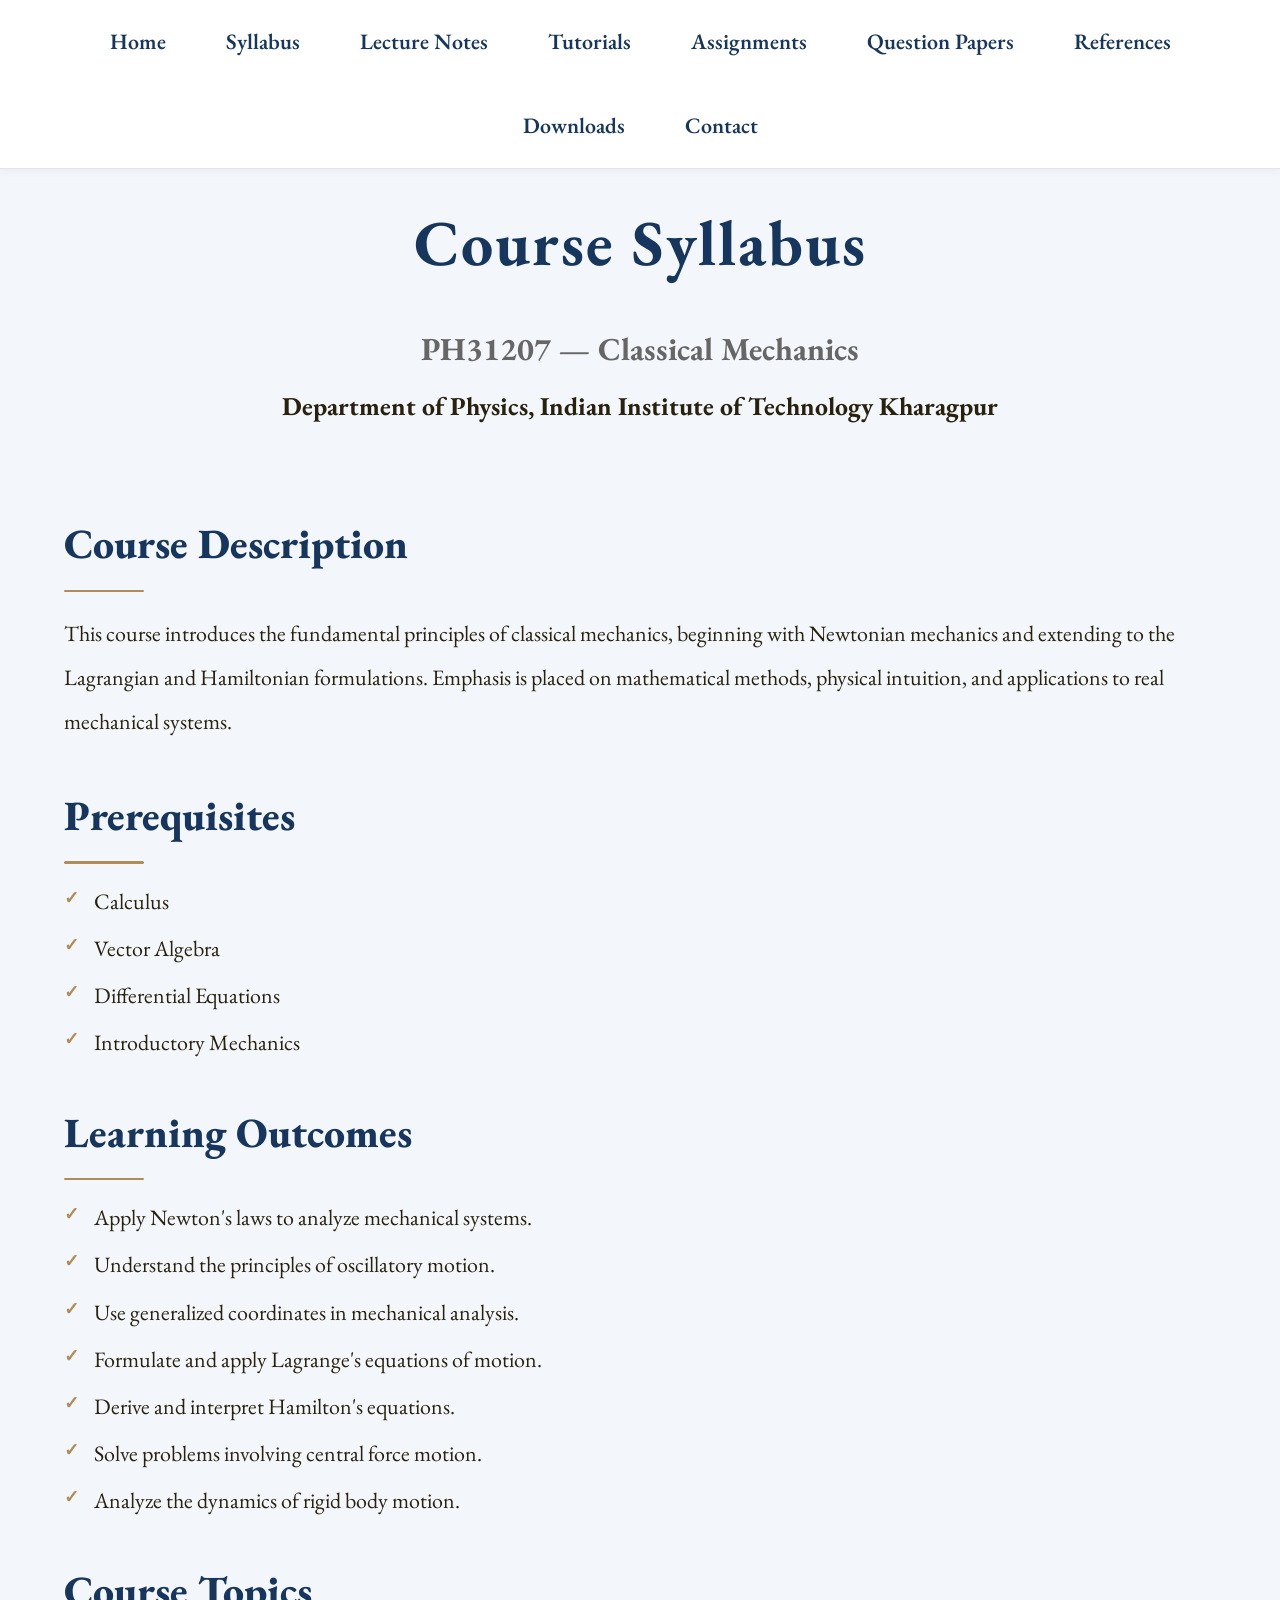
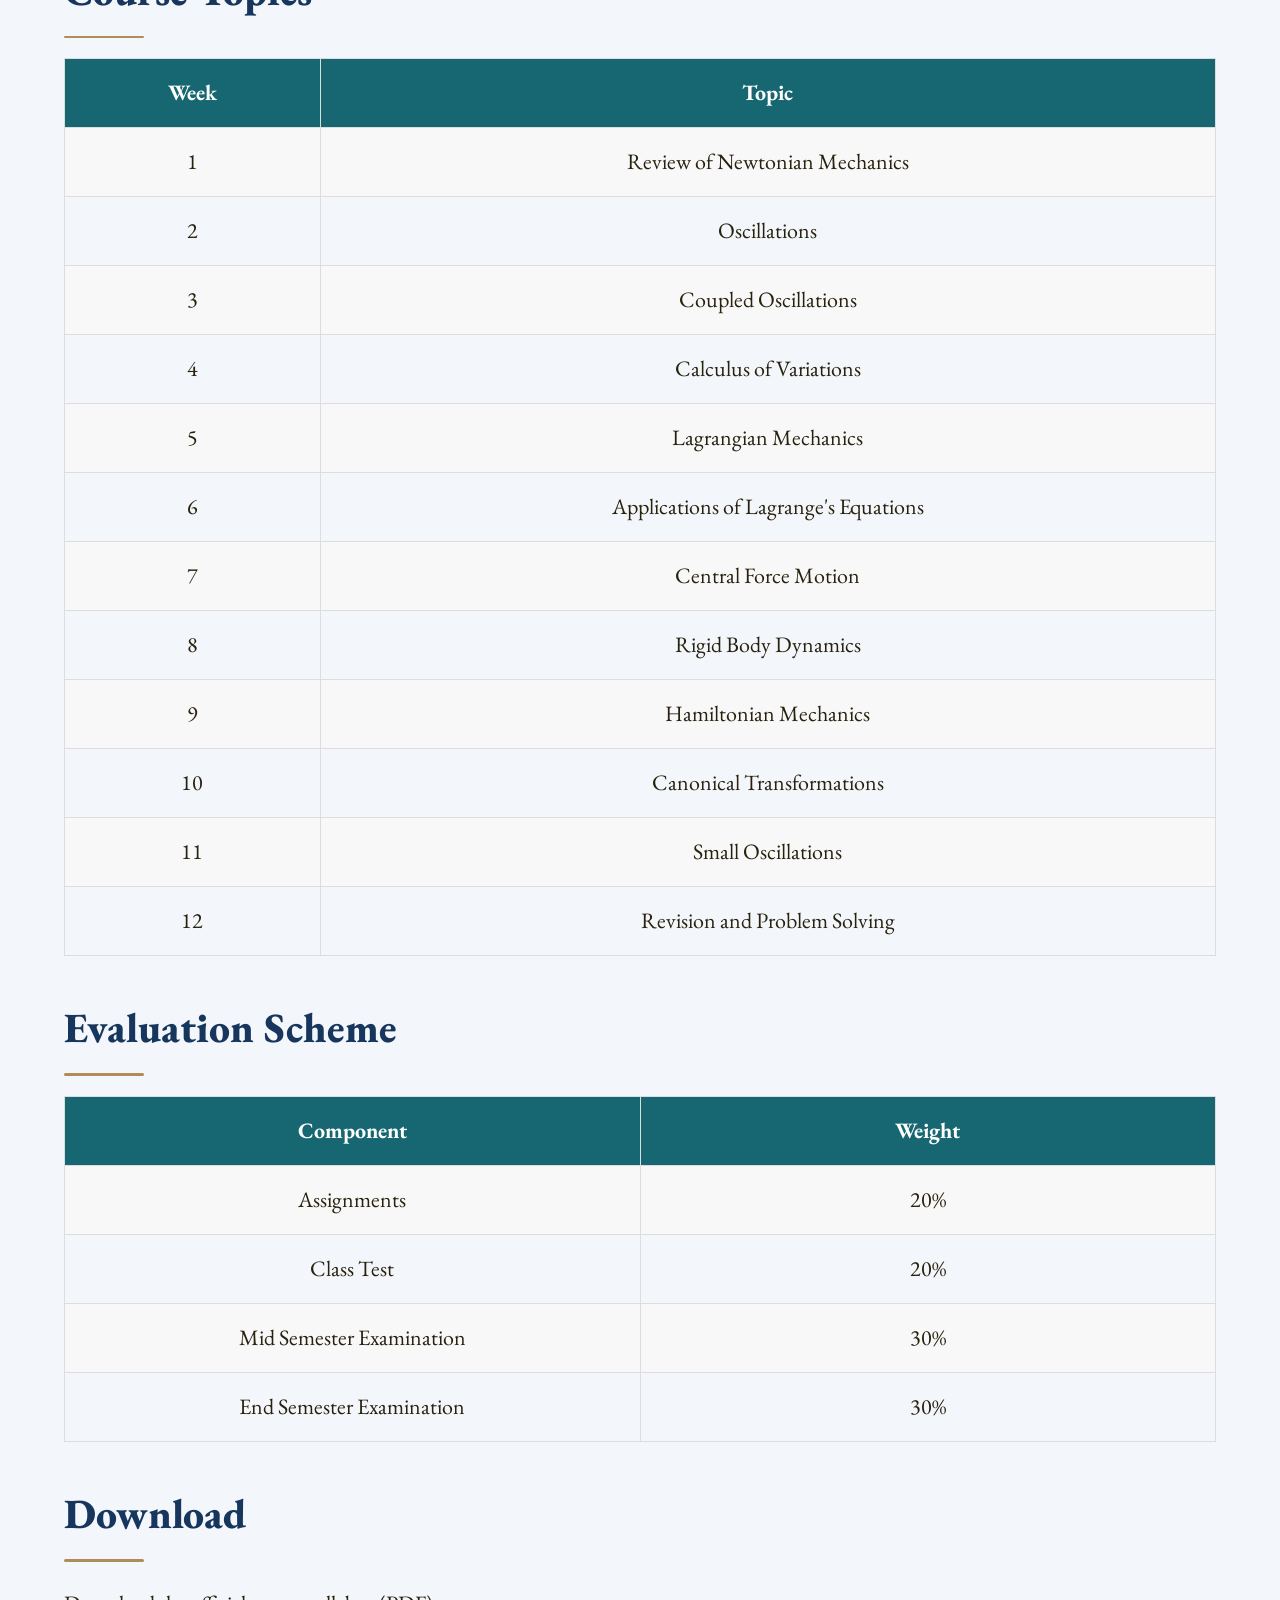
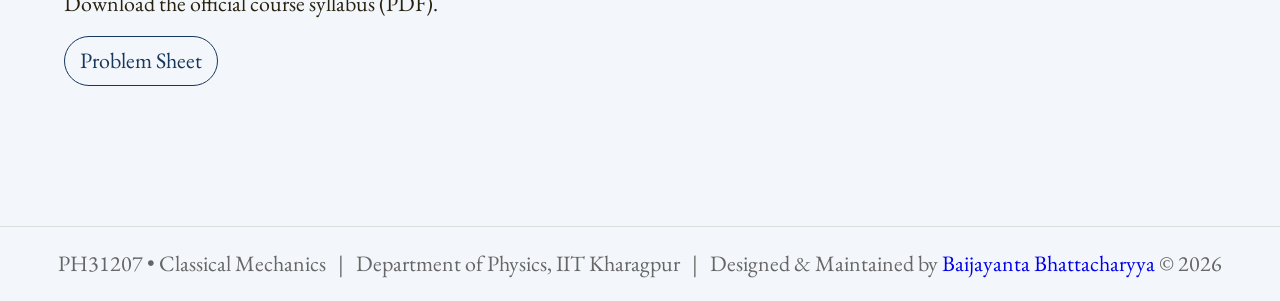
<file: syllabus.html>
<!DOCTYPE html>
<html lang="en">

<head>
<meta charset="UTF-8">
<meta name="viewport" content="width=device-width, initial-scale=0.7">

<title>Syllabus | PH31207 Classical Mechanics</title>

<link rel="preconnect" href="https://fonts.googleapis.com">
<link rel="preconnect" href="https://fonts.gstatic.com" crossorigin>
<link href="https://fonts.googleapis.com/css2?family=EB+Garamond:wght@500;600;700&family=Inter:wght@300;400;500;600&display=swap" rel="stylesheet">
<link rel="stylesheet" href="style.css">
<link rel="icon" type="image/png" href="web.png">

</head>

<body>

<nav>
<ul>
<li><a href="index.html">Home</a></li>
<li><a href="syllabus.html">Syllabus</a></li>
<li><a href="lecture-notes.html">Lecture Notes</a></li>
<li><a href="tutorials.html">Tutorials</a></li>
<li><a href="assignments.html">Assignments</a></li>
<li><a href="question-papers.html">Question Papers</a></li>
<li><a href="references.html">References</a></li>
<li><a href="downloads.html">Downloads</a></li>
<li><a href="contact.html">Contact</a></li>
</ul>
</nav>


<header>

<h1>Course Syllabus</h1>

<h2>PH31207 — Classical Mechanics</h2>

<h3> Department of Physics, Indian Institute of Technology Kharagpur </h3>

</header>

<div class="container">

<section>

<h2 class="section-title">Course Description</h2>

<p>

This course introduces the fundamental principles of classical mechanics,
beginning with Newtonian mechanics and extending to the Lagrangian and
Hamiltonian formulations. Emphasis is placed on mathematical methods,
physical intuition, and applications to real mechanical systems.

</p>

</section>

<section>

<h2 class="section-title">Prerequisites</h2>

<ul class="learning-outcomes">
	<li>Calculus</li>
	<li>Vector Algebra</li>
	<li>Differential Equations</li>
	<li>Introductory Mechanics</li>
</ul>

</section>

<section>

<h2 class="section-title">Learning Outcomes</h2>

<ul class="learning-outcomes">
    <li>Apply Newton's laws to analyze mechanical systems.</li>
    <li>Understand the principles of oscillatory motion.</li>
    <li>Use generalized coordinates in mechanical analysis.</li>
    <li>Formulate and apply Lagrange's equations of motion.</li>
    <li>Derive and interpret Hamilton's equations.</li>
    <li>Solve problems involving central force motion.</li>
    <li>Analyze the dynamics of rigid body motion.</li>
</ul>

</section>

<section>

<h2 class="section-title">Course Topics</h2>

<table>

    <colgroup>
        <col style="width:20%;">
        <col style="width:70%;">
    </colgroup>
    
    
<tr>
<th>Week</th>
<th>Topic</th>
</tr>

<tr>
<td>1</td>
<td>Review of Newtonian Mechanics</td>
</tr>

<tr>
<td>2</td>
<td>Oscillations</td>
</tr>

<tr>
<td>3</td>
<td>Coupled Oscillations</td>
</tr>

<tr>
<td>4</td>
<td>Calculus of Variations</td>
</tr>

<tr>
<td>5</td>
<td>Lagrangian Mechanics</td>
</tr>

<tr>
<td>6</td>
<td>Applications of Lagrange's Equations</td>
</tr>

<tr>
<td>7</td>
<td>Central Force Motion</td>
</tr>

<tr>
<td>8</td>
<td>Rigid Body Dynamics</td>
</tr>

<tr>
<td>9</td>
<td>Hamiltonian Mechanics</td>
</tr>

<tr>
<td>10</td>
<td>Canonical Transformations</td>
</tr>

<tr>
<td>11</td>
<td>Small Oscillations</td>
</tr>

<tr>
<td>12</td>
<td>Revision and Problem Solving</td>
</tr>

</table>

</section>

<section>

<h2 class="section-title">Evaluation Scheme</h2>

<table>

    <colgroup>
        <col style="width:50%;">
        <col style="width:50%;">
    </colgroup>
    
    
<tr>
<th>Component</th>
<th>Weight</th>
</tr>

<tr>
<td>Assignments</td>
<td>20%</td>
</tr>

<tr>
<td>Class Test</td>
<td>20%</td>
</tr>

<tr>
<td>Mid Semester Examination</td>
<td>30%</td>
</tr>

<tr>
<td>End Semester Examination</td>
<td>30%</td>
</tr>

</table>



</section>

<section>

<h2 class="section-title">Download</h2>

<p>Download the official course syllabus (PDF).</p>
	
<a class="button" href="syllabus/syllabus.pdf">Problem Sheet</a>

</section>

</div>

<footer>
<p> PH31207 • Classical Mechanics &nbsp; | &nbsp; Department of Physics, IIT Kharagpur &nbsp; | &nbsp; Designed & Maintained by
<a href="https://sites.google.com/view/baijayantabhattacharyya03" target="_blank"> Baijayanta Bhattacharyya</a>
© 2026 </p>
</footer>
</body>
</html>
</file>
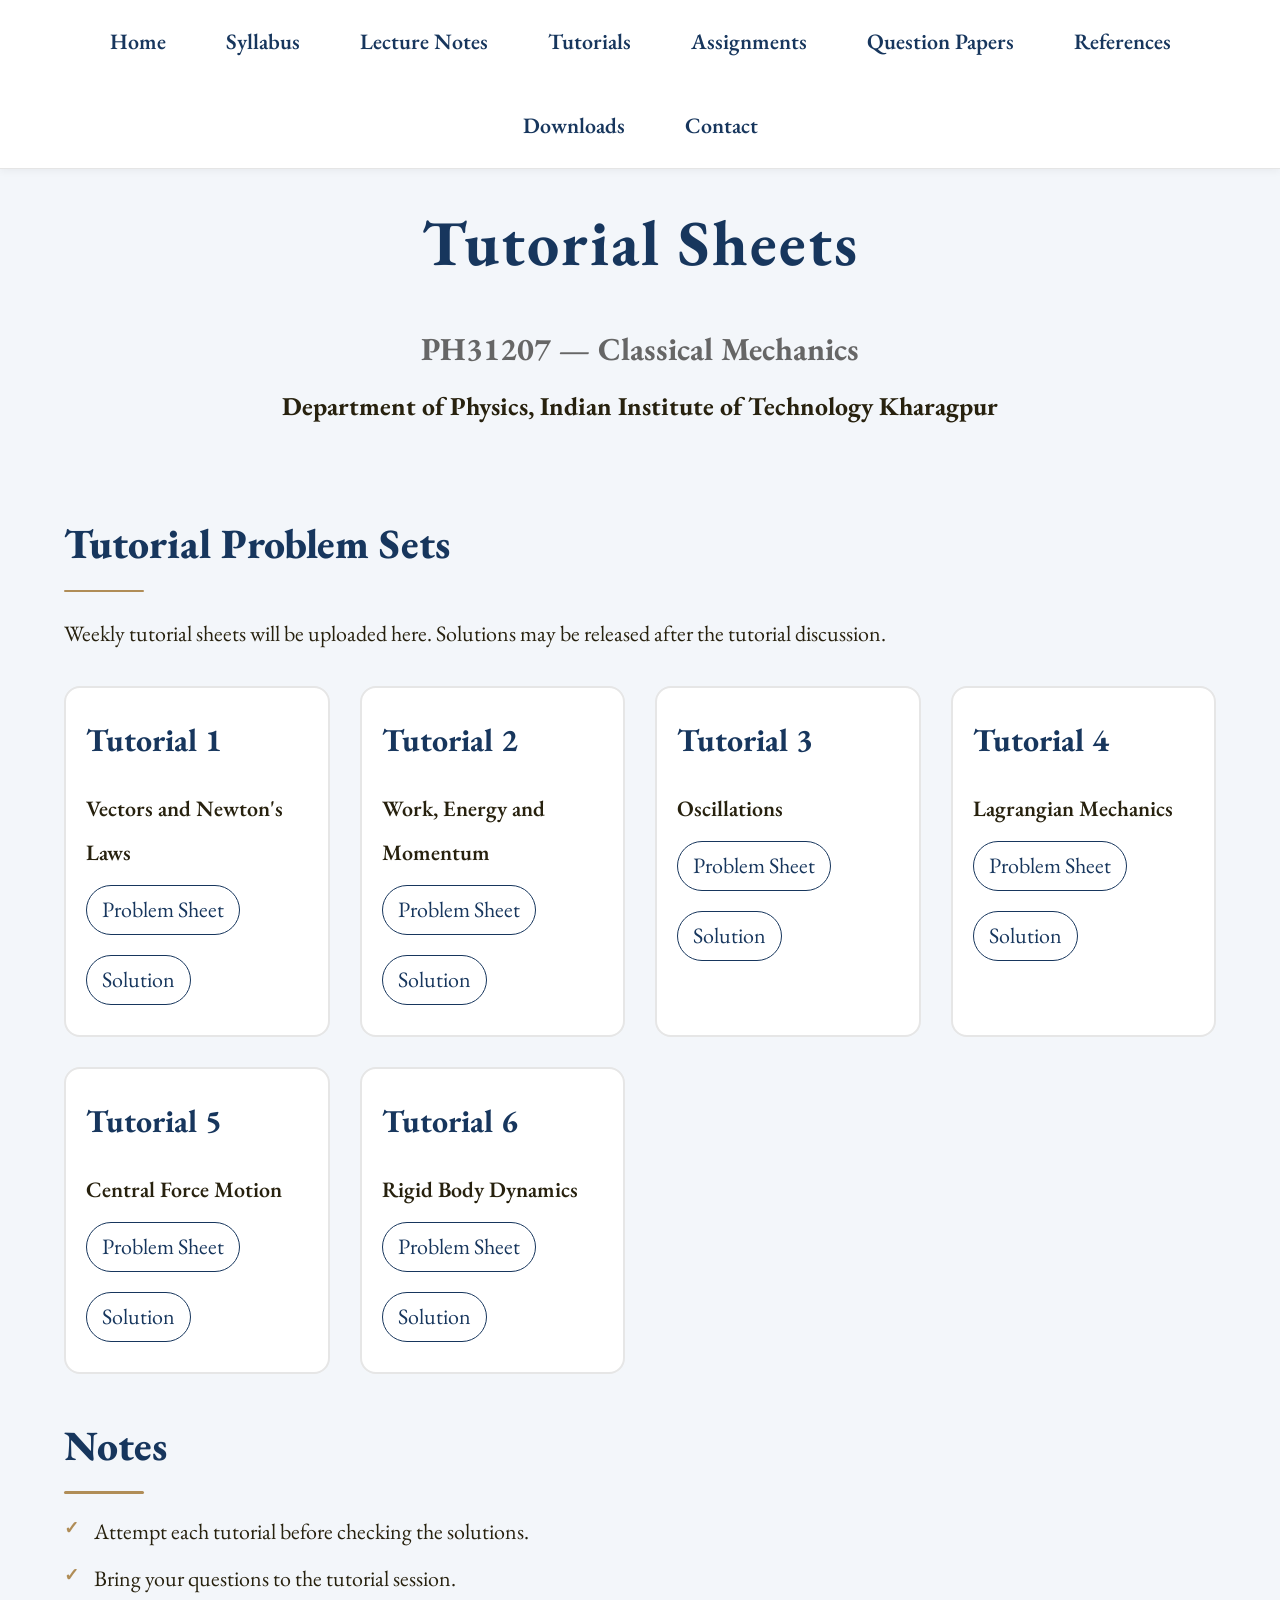
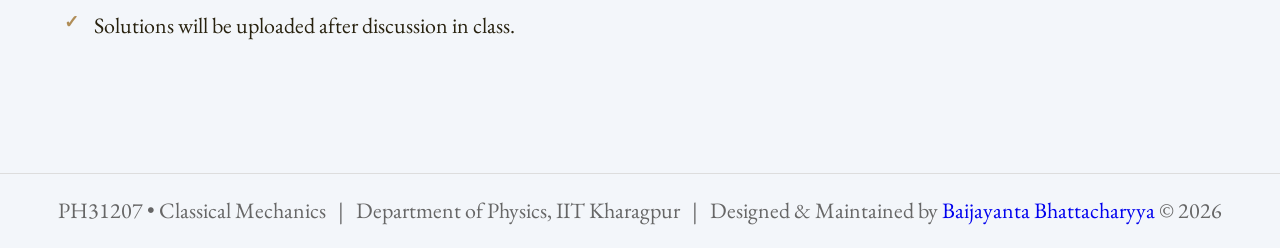
<file: tutorials.html>
<!DOCTYPE html>
<html lang="en">

<head>
<meta charset="UTF-8">
<meta name="viewport" content="width=device-width, initial-scale=0.7">

<title>Tutorials | PH31207 Classical Mechanics</title>

<link rel="preconnect" href="https://fonts.googleapis.com">
<link rel="preconnect" href="https://fonts.gstatic.com" crossorigin>
<link href="https://fonts.googleapis.com/css2?family=EB+Garamond:wght@500;600;700&family=Inter:wght@300;400;500;600&display=swap" rel="stylesheet">
<link rel="stylesheet" href="style.css">
<link rel="icon" type="image/png" href="web.png">

</head>

<body>

<nav>
<ul>
<li><a href="index.html">Home</a></li>
<li><a href="syllabus.html">Syllabus</a></li>
<li><a href="lecture-notes.html">Lecture Notes</a></li>
<li><a href="tutorials.html">Tutorials</a></li>
<li><a href="assignments.html">Assignments</a></li>
<li><a href="question-papers.html">Question Papers</a></li>
<li><a href="references.html">References</a></li>
<li><a href="downloads.html">Downloads</a></li>
<li><a href="contact.html">Contact</a></li>
</ul>
</nav>


<header>

<h1>Tutorial Sheets</h1>

<h2>PH31207 — Classical Mechanics</h2>

<h3> Department of Physics, Indian Institute of Technology Kharagpur </h3>

</header>

<div class="container">

<section>

<h2 class="section-title">Tutorial Problem Sets</h2>

<p>

Weekly tutorial sheets will be uploaded here. Solutions may be released after the tutorial discussion.

</p>

</section>

<section>

<div class="grid">

<div class="card">

<h3>Tutorial 1</h3>

<p>Vectors and Newton's Laws</p>

<a class="button" href="tutorials/tutorial01.pdf">Problem Sheet</a>

<a class="button" href="tutorials/tutorial01_solution.pdf">Solution</a>

</div>

<div class="card">

<h3>Tutorial 2</h3>

<p>

Work, Energy and Momentum

</p>

<a class="button" href="tutorials/tutorial01.pdf">Problem Sheet</a>

<a class="button" href="tutorials/tutorial01_solution.pdf">Solution</a>

</div>

<div class="card">

<h3>Tutorial 3</h3>

<p>

Oscillations

</p>

<a class="button" href="tutorials/tutorial01.pdf">Problem Sheet</a>

<a class="button" href="tutorials/tutorial01_solution.pdf">Solution</a>

</div>

<div class="card">

<h3>Tutorial 4</h3>

<p>

Lagrangian Mechanics

</p>

<a class="button" href="tutorials/tutorial01.pdf">Problem Sheet</a>

<a class="button" href="tutorials/tutorial01_solution.pdf">Solution</a>

</div>

<div class="card">

<h3>Tutorial 5</h3>

<p>

Central Force Motion

</p>

<a class="button" href="tutorials/tutorial01.pdf">Problem Sheet</a>

<a class="button" href="tutorials/tutorial01_solution.pdf">Solution</a>

</div>

<div class="card">

<h3>Tutorial 6</h3>

<p>

Rigid Body Dynamics

</p>

<a class="button" href="tutorials/tutorial01.pdf">Problem Sheet</a>

<a class="button" href="tutorials/tutorial01_solution.pdf">Solution</a>

</div>

</div>

</section>

<section>

<h2 class="section-title">Notes</h2>

<ul class="learning-outcomes">

<li>Attempt each tutorial before checking the solutions.</li>

<li>Bring your questions to the tutorial session.</li>

<li>Solutions will be uploaded after discussion in class.</li>

</ul>

</section>

</div>

<footer>
<p> PH31207 • Classical Mechanics &nbsp; | &nbsp; Department of Physics, IIT Kharagpur &nbsp; | &nbsp; Designed & Maintained by
<a href="https://sites.google.com/view/baijayantabhattacharyya03" target="_blank"> Baijayanta Bhattacharyya</a>
© 2026 </p>
</footer>
</body>
</html>
</file>
<file: style.css>
/* ===========================
   Google Fonts
=========================== */

@import url('https://fonts.googleapis.com/css2?family=EB+Garamond:wght@500;600;700&display=swap');

<link href="" rel="stylesheet">


/* ===========================
   Colors
=========================== */

:root{

    --primary:#183153;
    --accent:#B38B59;
    --background:#F8F8F5;
    --card:#FFFFFF;
    --text:#333333;
    --light:#777777;
    --border:#E5E5E5;

}

/* ===========================
   Reset
=========================== */





*{
    margin:0;
    padding:0;
    box-sizing:border-box;
}

html{
    scroll-behavior:smooth;
}


body{

    font-family:"EB Garamond",serif;

    font-size:22px;

    font-weight:400;

    line-height:2;

    color:#27210E;

    background:#F3F6FA;
}


/* ===========================
   Navigation
=========================== */

/* Navigation */


nav {
    position: sticky;
    
    top: 0;
    
    background: #fff;
    
    border-bottom: 1px solid #e5e5e5;
    
    z-index: 1000;
    
    box-shadow: 0 2px 8px rgba(0, 0, 0, 0.05); /* Optional */
}

nav ul {
    display: flex;
    
    justify-content: center;
    
    align-items: center;
    
    list-style: none;
    
    flex-wrap: wrap;
    
    margin: 0;
    
    padding: 0;
}

nav li {
    margin: 0px 10px;
}

nav a {
    display: block;
    
    padding: 20px;
    
    text-decoration: none;
    
    color: #17365D;
    
    font-weight: 600;
    
    transition: color 0.3s ease, background-color 0.3s ease;
    
    border-radius: 6px;
}

nav a:hover {
    color: #B08D57;
    
    background-color: #f8f8f8;
}



/* Hero */

header{

    text-align:center;

    padding:10px 10px 10px;

    background:#F3F6FA;
}



header h1{

    font-family:"EB Garamond",serif;

    font-size:4rem;

    color:#17365D;

    letter-spacing:2px;
}


header h2{

    font-family:"EB Garamond",serif;

    font-size:2rem;

    color:#666;

    margin-top:10px;
}



header p{

    margin-top:25px;

    color:#666;

}

/* Hero Illustration */

.hero{

    margin-top:45px;

    font-size:120px;
}


.hero-image{

    width:220px;

    margin-top:35px;

}

/* ===========================
   Layout
=========================== */


.container{

    width:90%;

    max-width:1400px;

    margin:0 auto;

    padding:60px 0;

}


/* Announcement */



section{

    margin-bottom:30px;
    

}

section h2{

    font-family:"EB Garamond",serif;

    font-size:2.6rem;
    
    font-weight:400;

    color:#17365D;

    margin-bottom:20px;
}

.section-title{

    font-family:'EB Garamond',serif;

    color:#17365D;
    
    font-weight:800;

    line-height:2;

    margin-bottom:20px;

}



.section-title::after {

    content: "";
    
    display: block;
    
    width: 80px;
    
    height: 2.5px;
    
    background-color: #B08D57;
    
    margin-top: 4px;
    
    border-radius: 2px;
}

/* ===========================
   Cards
=========================== */
/* Cards */

.grid{

    display:grid;

    grid-template-columns:repeat(auto-fit,minmax(250px,1fr));

    gap:30px;
}


.card{

    background:white;

    border:2px solid #e6e6e6;

    border-radius:16px;
    


    padding:20px;

    transition: transform 0.3s ease, box-shadow 0.3s ease;

}


.card:hover{

    transform:translateY(-8px);

    box-shadow:0 15px 30px rgba(0,0,0,.08);
}




.card h3{

    font-family:"EB Garamond",serif;

    color:#17365D;

    font-size:2rem;

    margin-bottom:15px;
}


.card p{

   font-weight:600;

   

}


/* ===========================
   Buttons
=========================== */

.button{

    display:inline-block;

    margin-top:10px;

    padding:2px 15px;

    border:1px solid #17365D; 

    border-radius:30px;

    text-decoration:none;

    color:#17365D; 

    transition:.35;
    
    margin-bottom: 10px;

}



.button:hover {

    color: #328594;
    
    background-color: #f8f8f8;
    
}
/* ===========================
   Notice
=========================== */

.notice{

    background:white;
  
    border: 1px solid #e5e5e5;
    
	border-left: 5px solid #B08D57;
	
	padding: 20px;
	
	border-radius: 10px;

}




/* ===========================
   Tables
=========================== */


table{

    width:100%;

    border-collapse:collapse;

    margin-top:20px;

}




th, td{

    border:1px solid #ddd;

    padding:12px;

    text-align:center;

}



th{

    background:#176773;

    color:white;

}

tr:nth-child(even){

    background:#f8f8f8;

}

/* ===========================
   Footer
=========================== */
/* Footer */



footer{

    margin-top:40px;
    
    background:#F3F6FA;

    border-top:1px solid #ddd;

    text-align:center;

    padding:15px;

    color:#666;

}

footer a{

    text-decoration:none;

    color:##102A43;

    font-weight:400;

}

footer h2{

    font-family:'Cormorant Garamond',serif;

    color:var(--primary);

}



.learning-outcomes {

    list-style: none;
    
    padding-left: 0;
}

.learning-outcomes li {

    position: relative;
    
    padding-left: 30px;
    
    margin-bottom: 12px;
    
    line-height: 1.6;
}

.learning-outcomes li::before {
    content: "✓";
    
    position: absolute;
    
    left: 0;
    
    color: #B08D57;
    
    font-weight: bold;
    
    font-size: 1.1rem;
}



/* ===========================
   Mobile
=========================== */

@media(max-width:700px){

header h1{

    font-size:2.8rem;

}

header h2{

    font-size:1.5rem;

}

.section-title{

    font-size:2rem;

}

nav ul{

    flex-direction:column;

}

nav li{

    margin:0;

}
</file>
